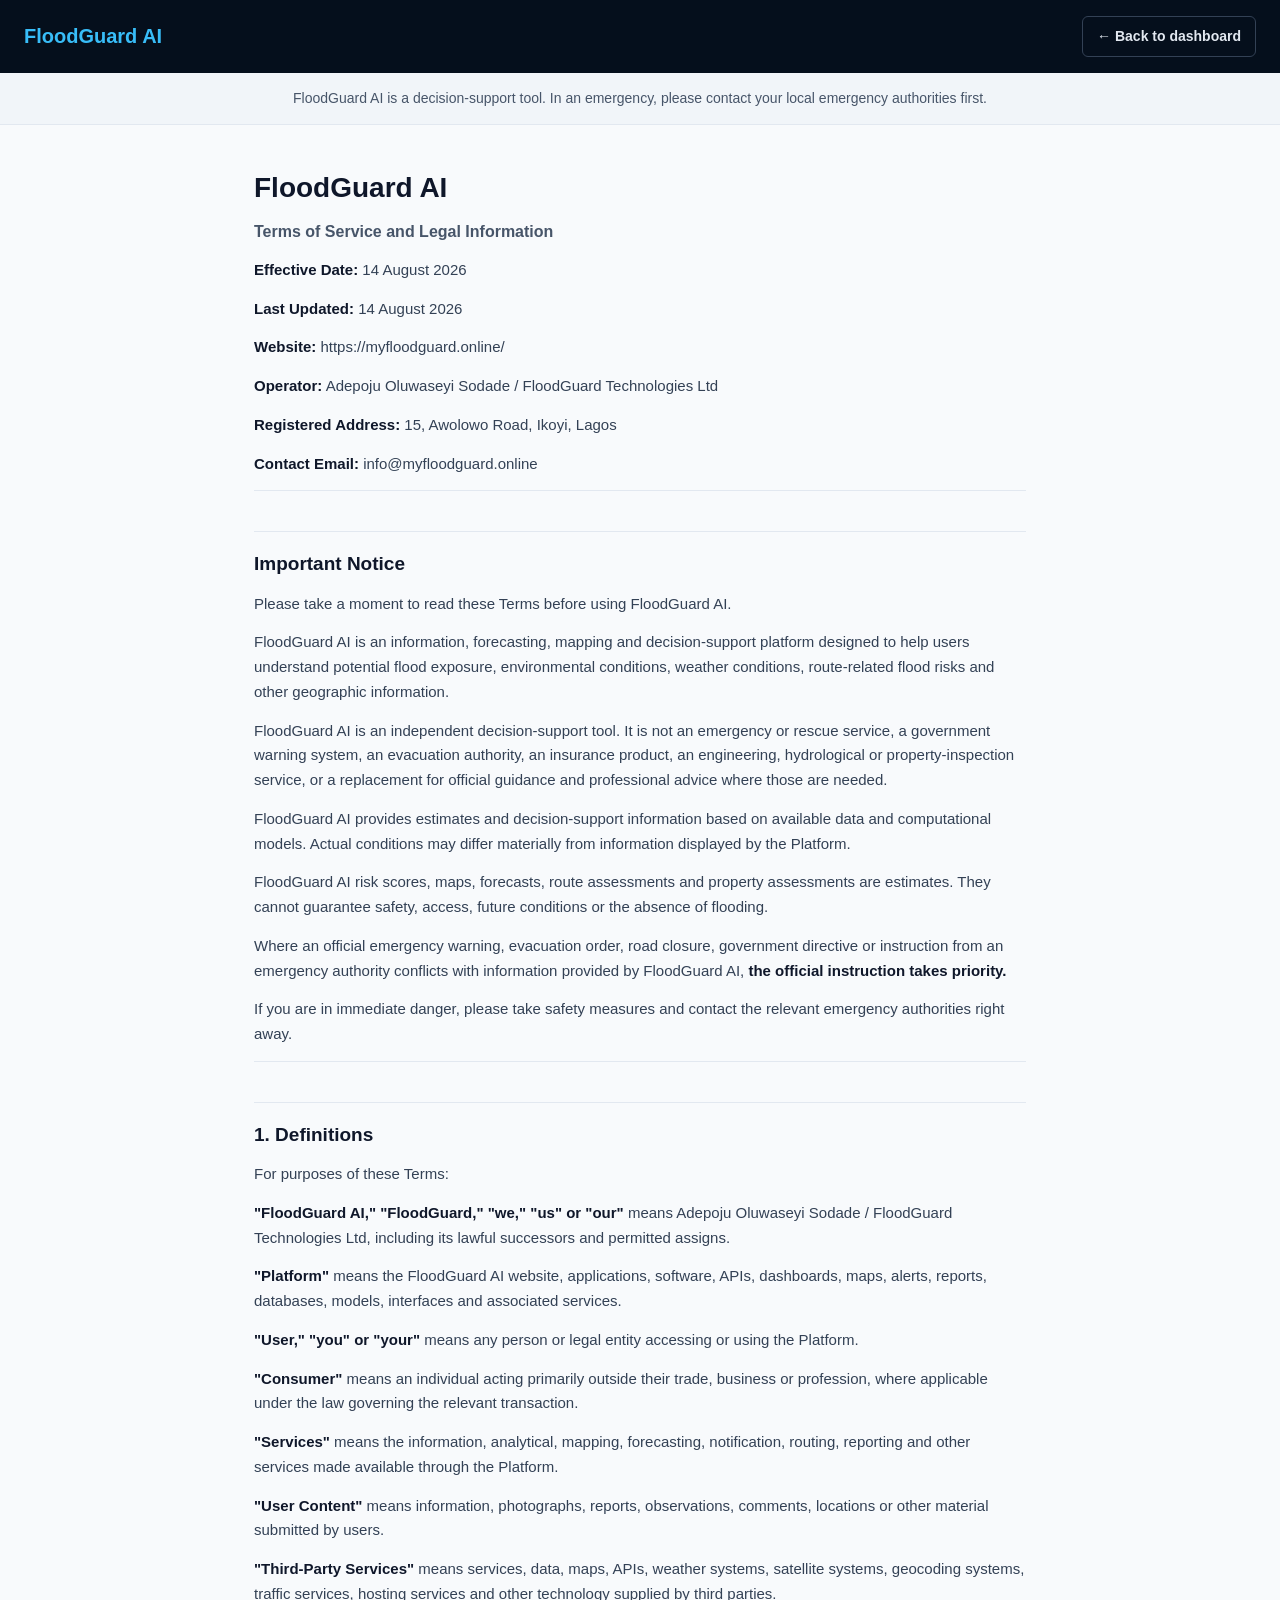
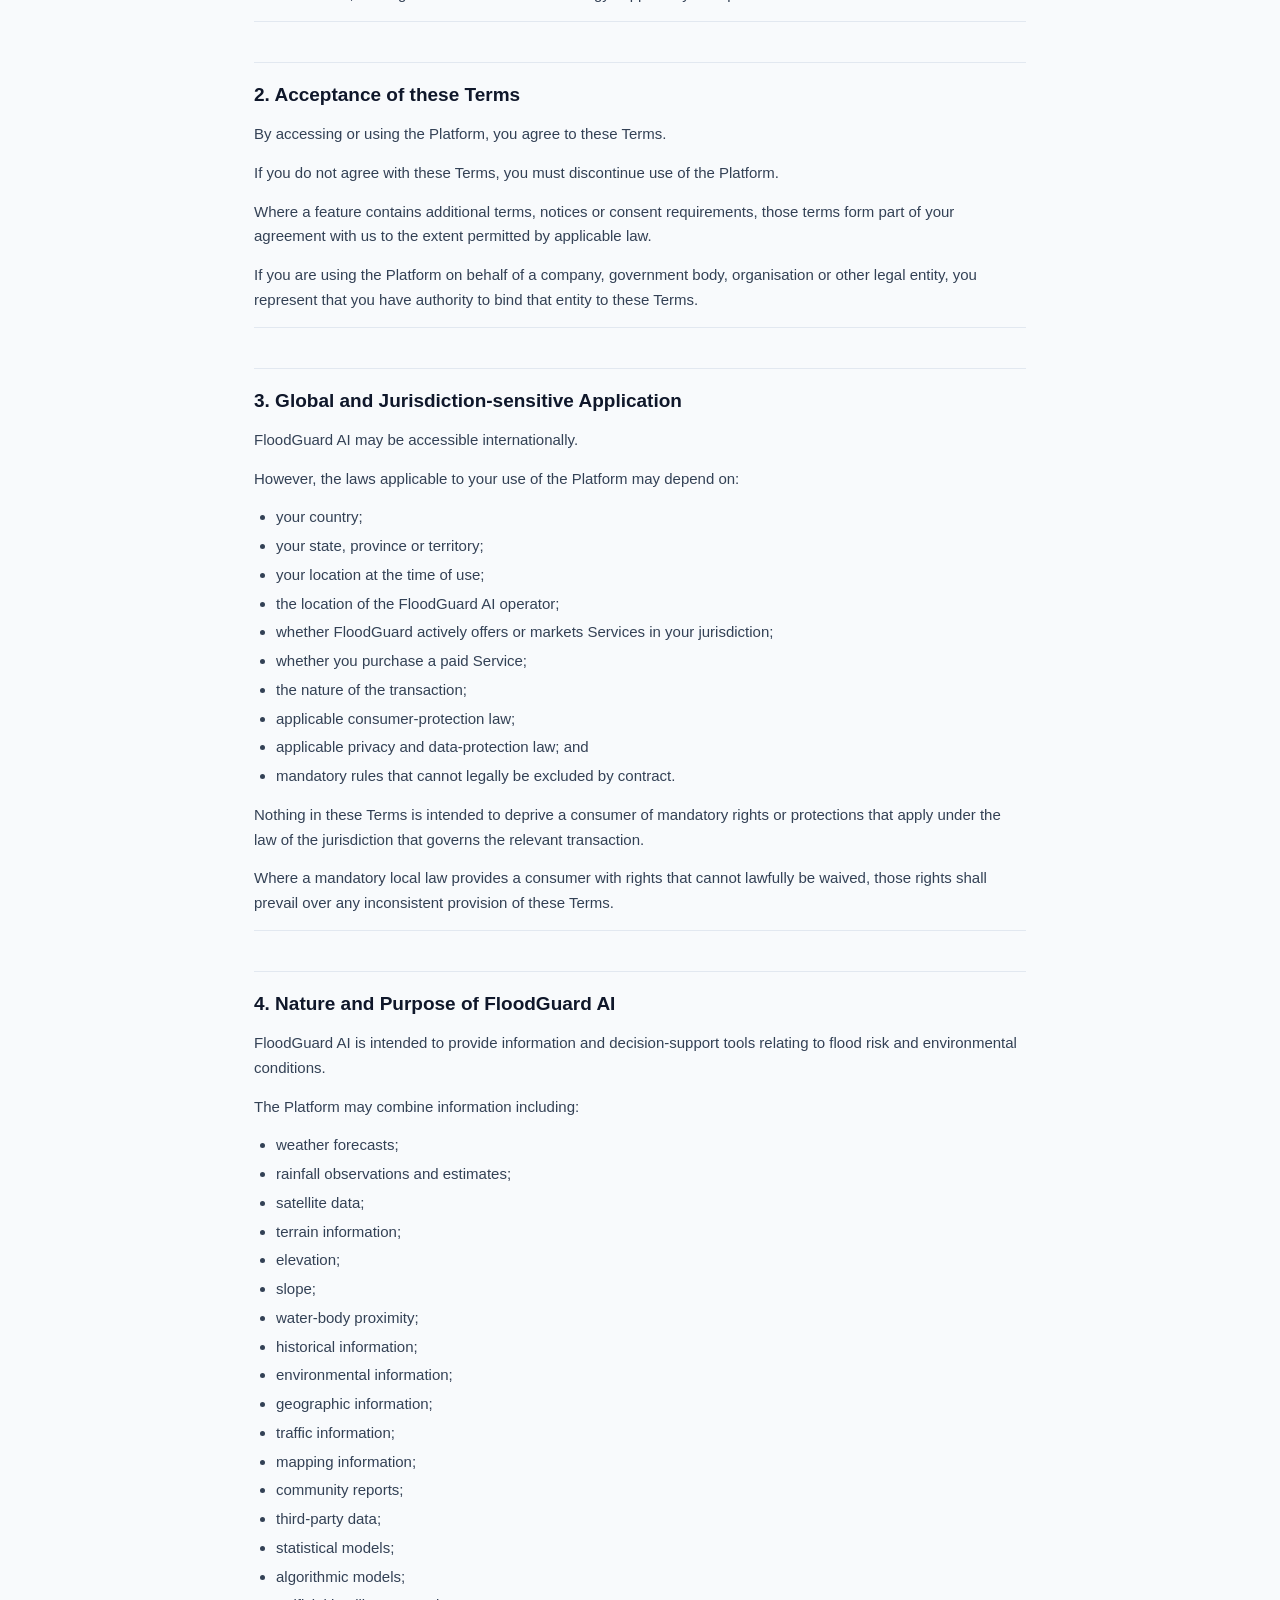
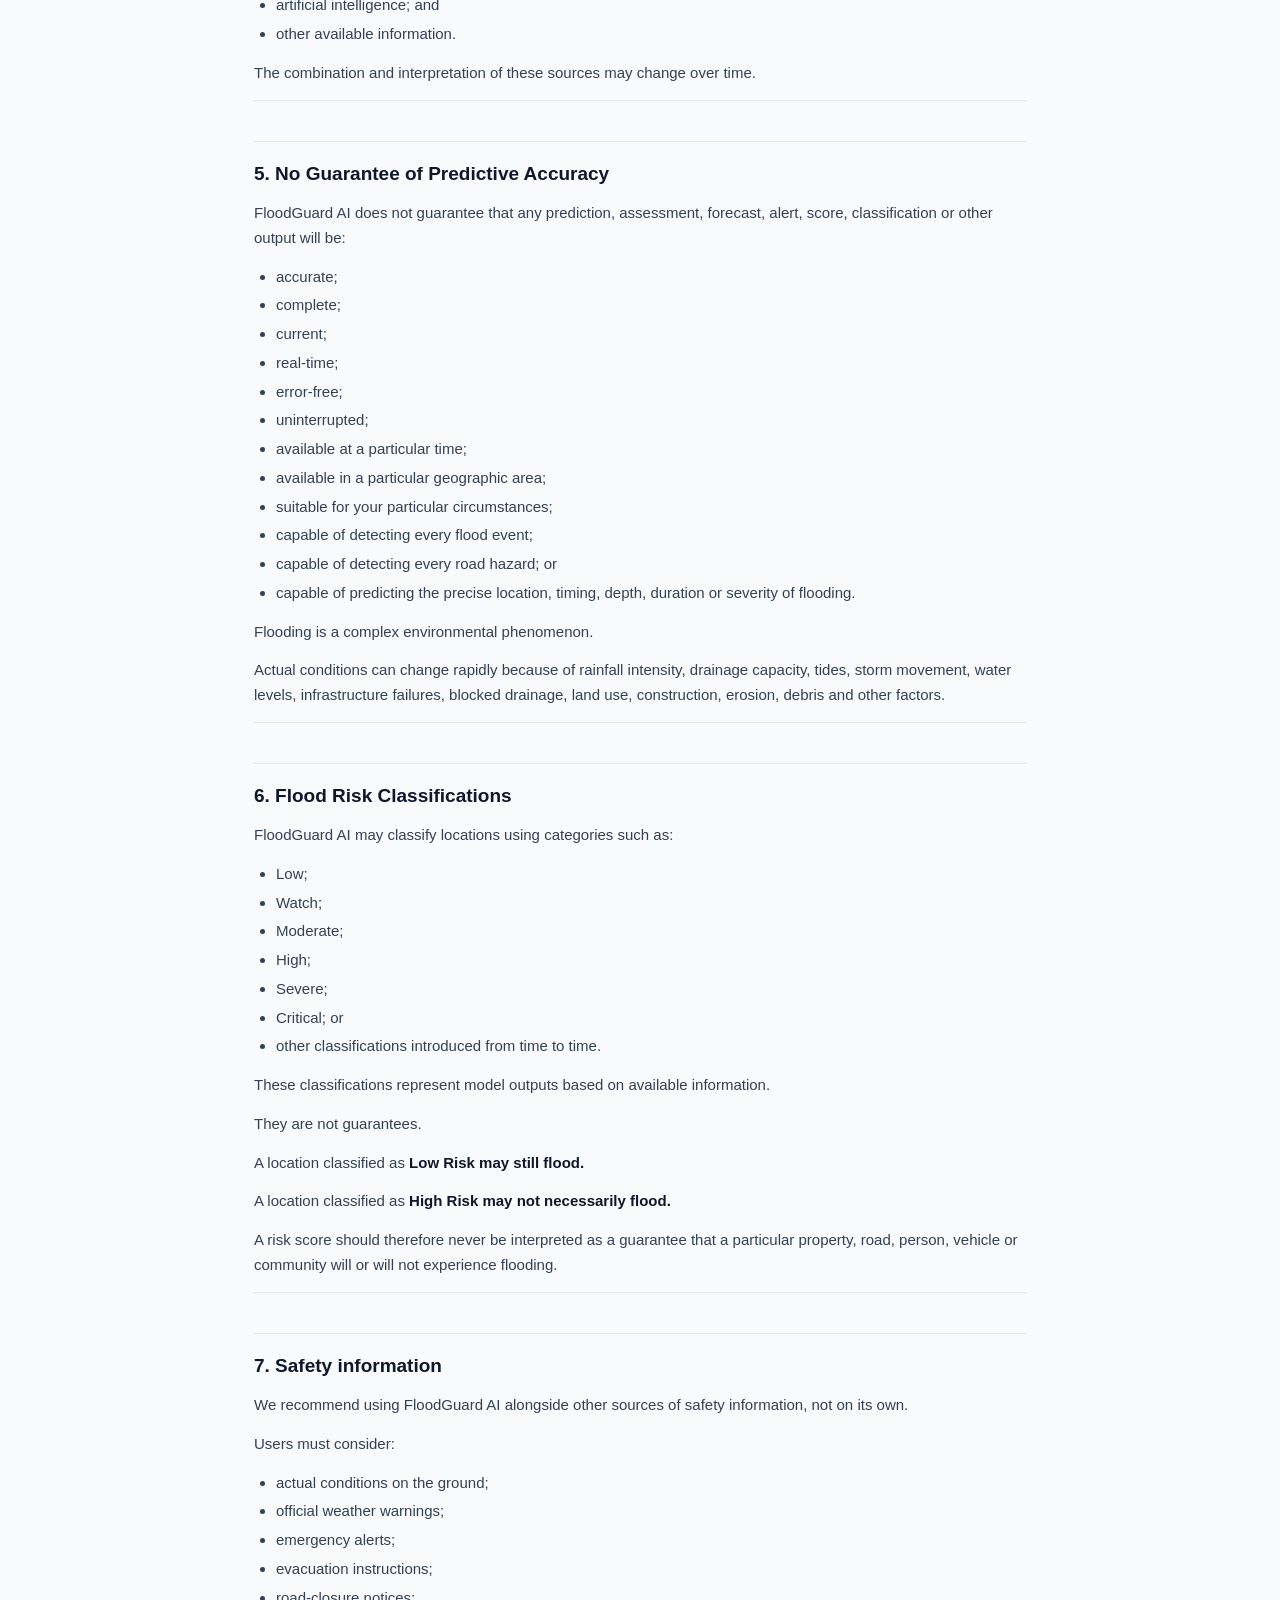
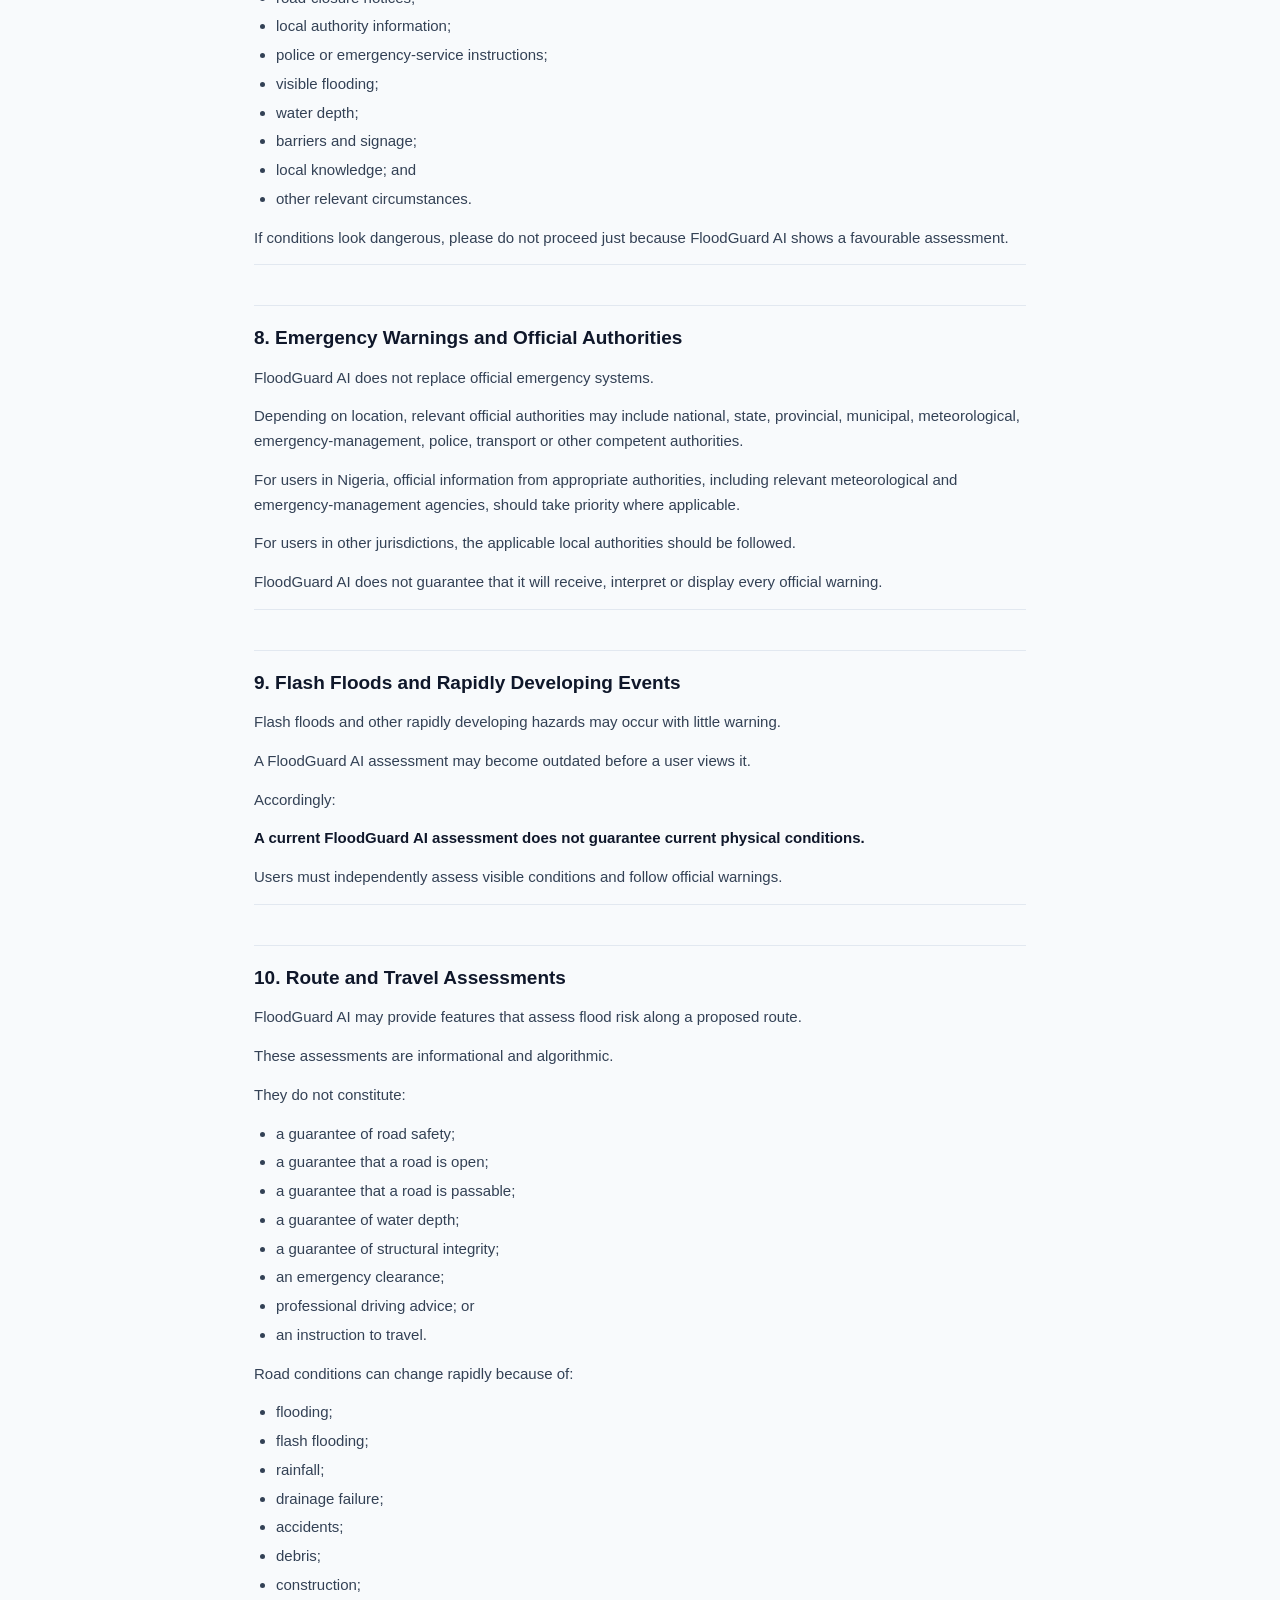
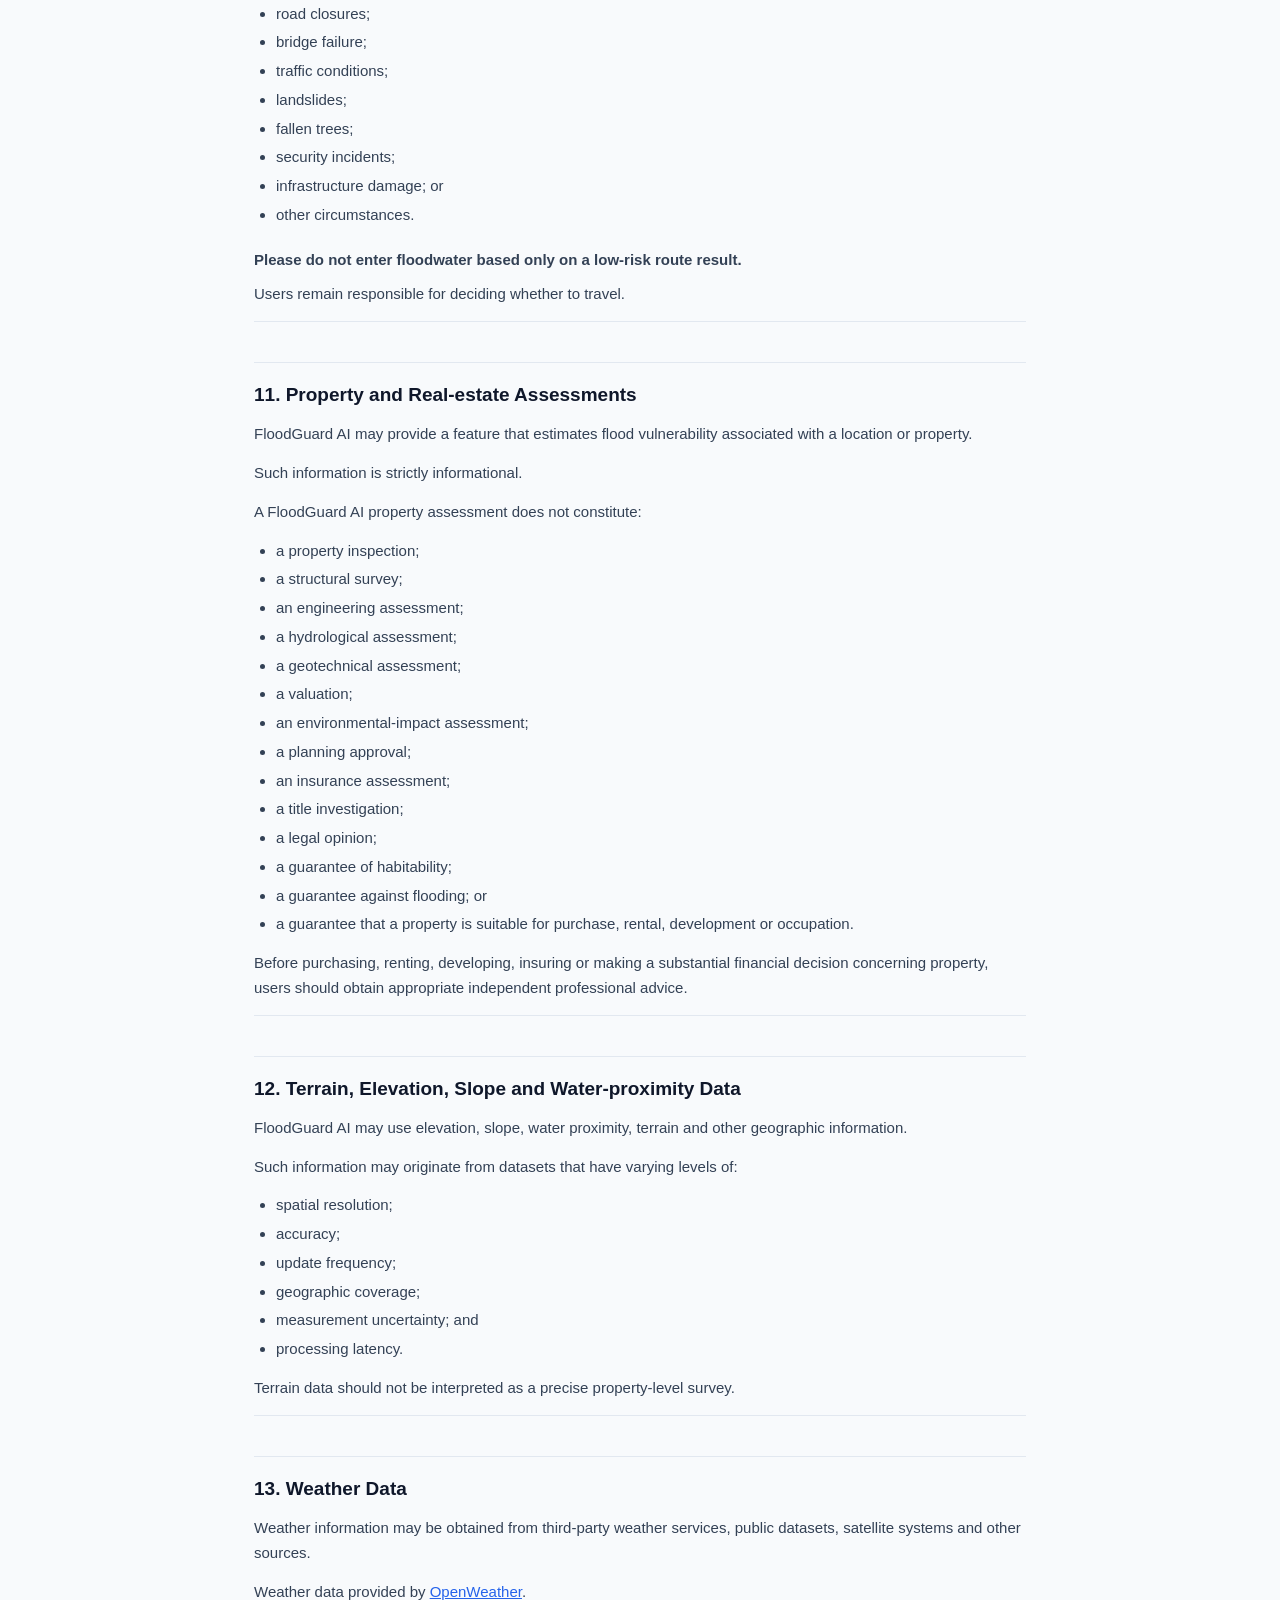
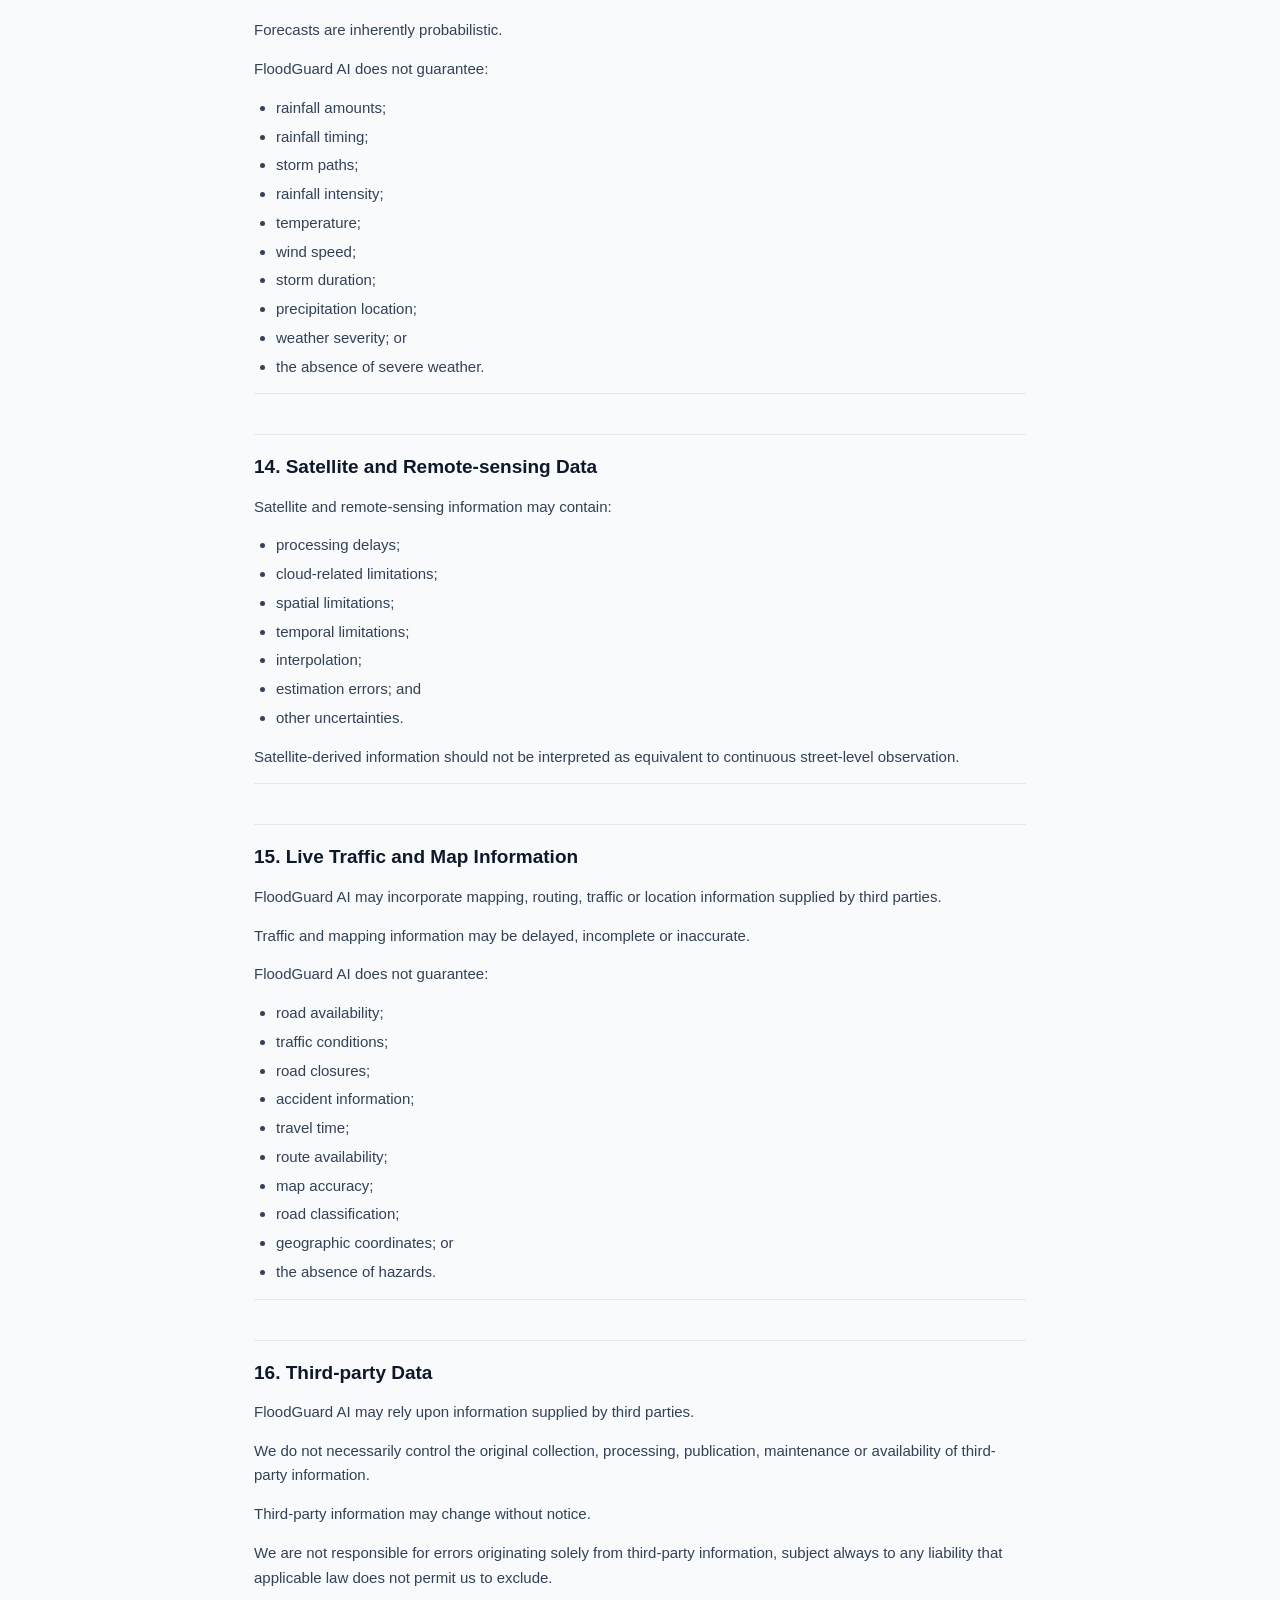
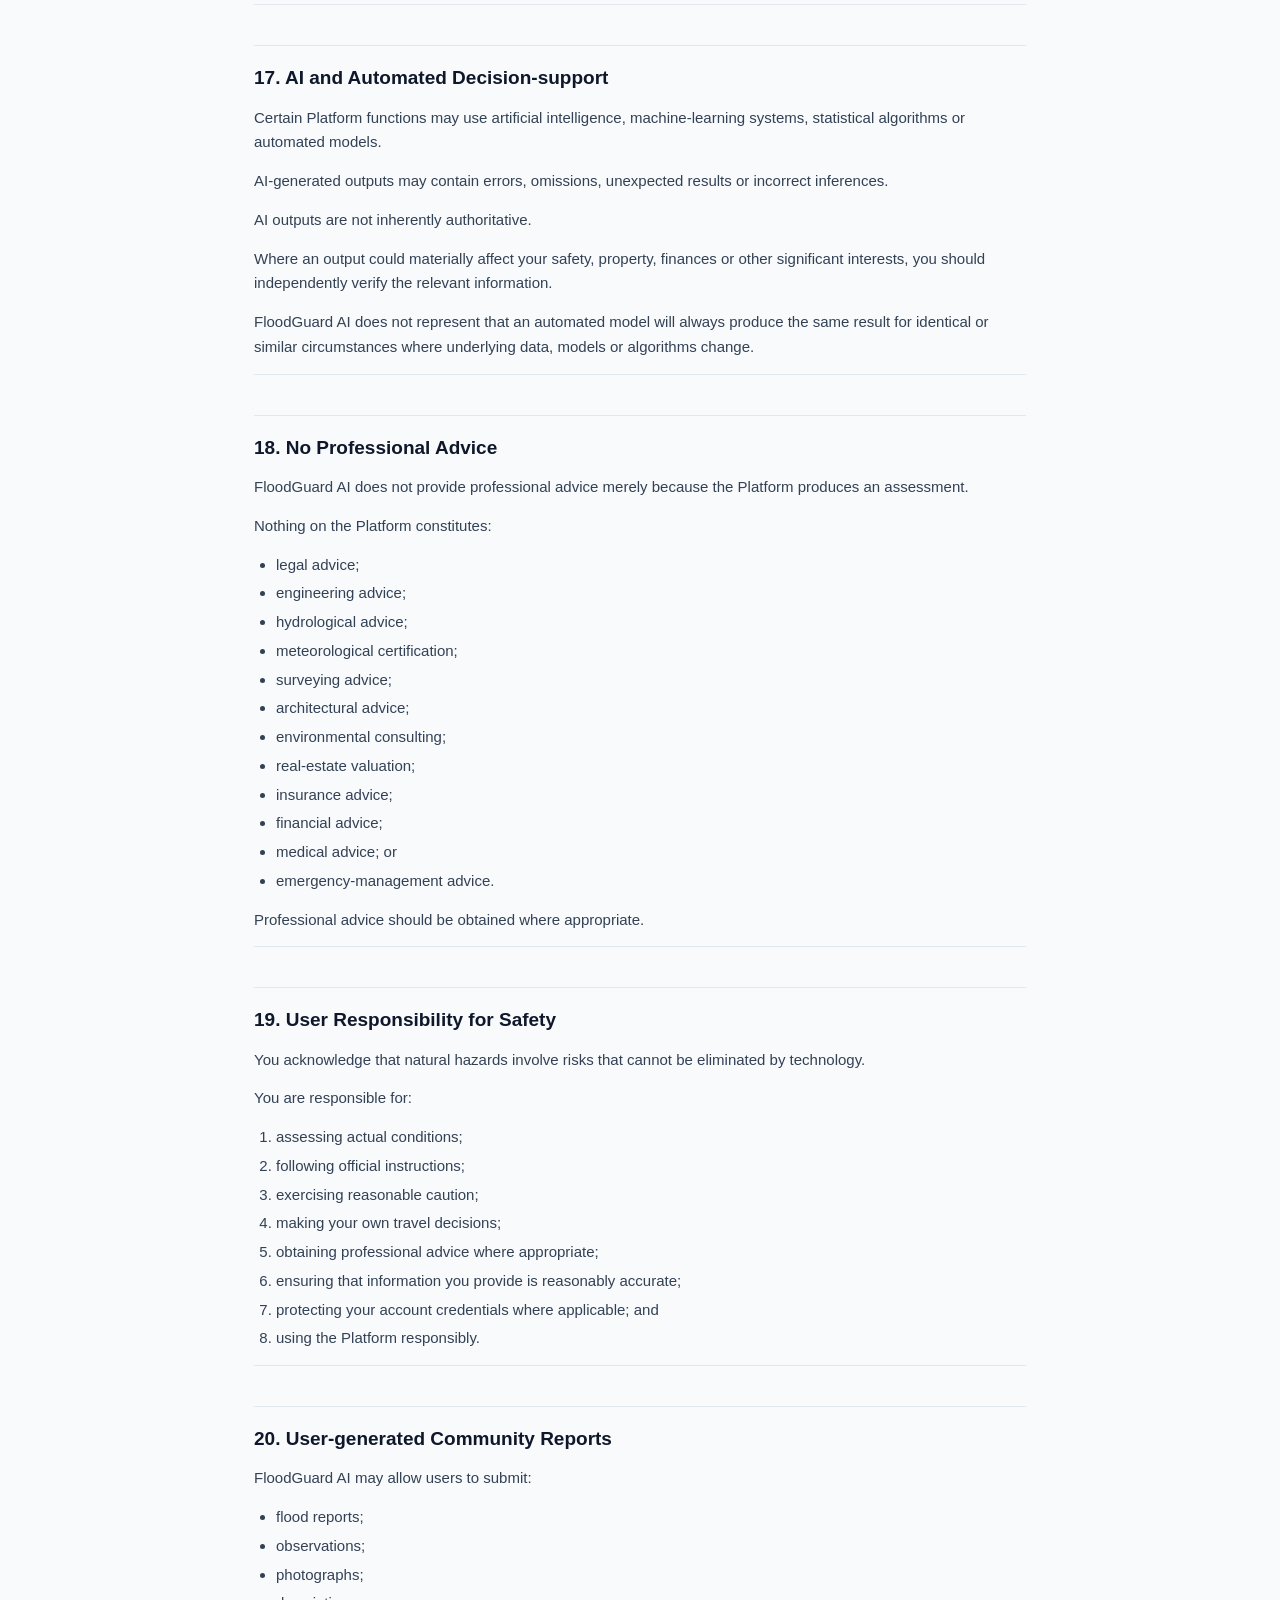
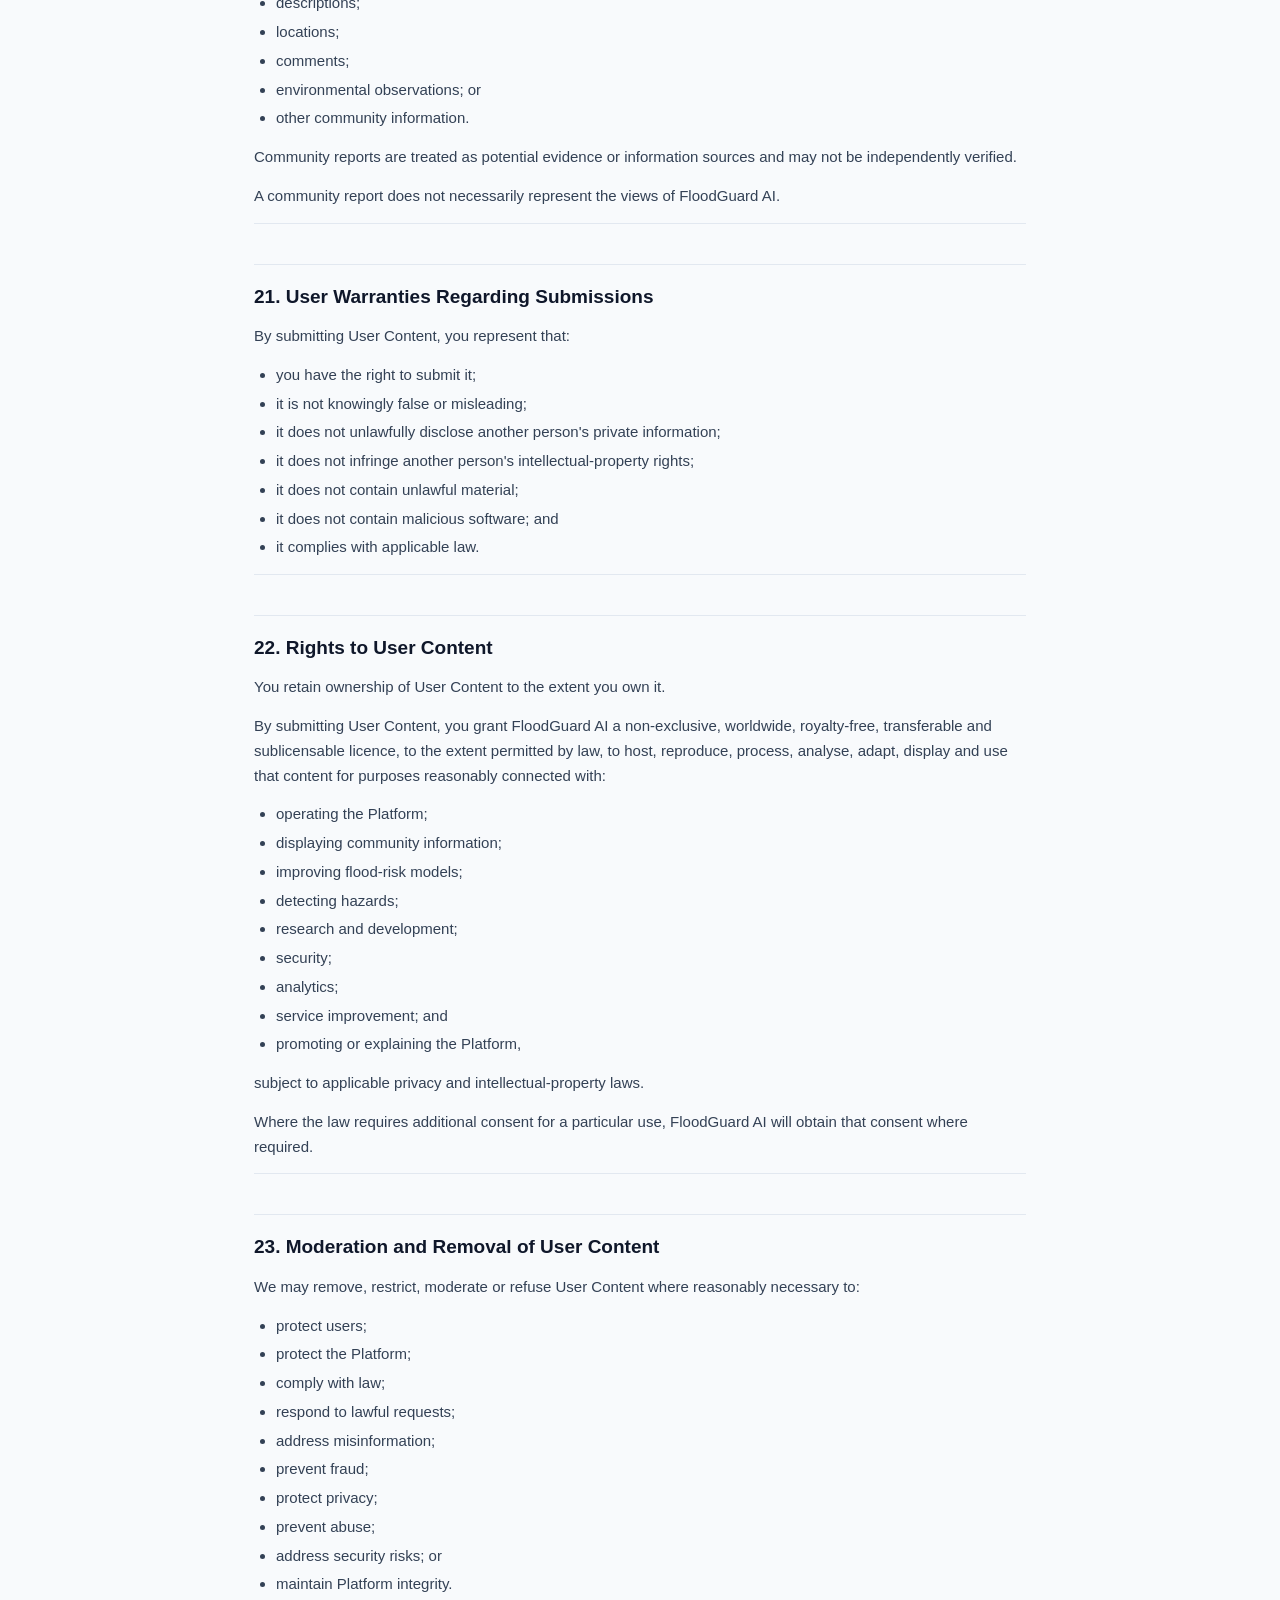
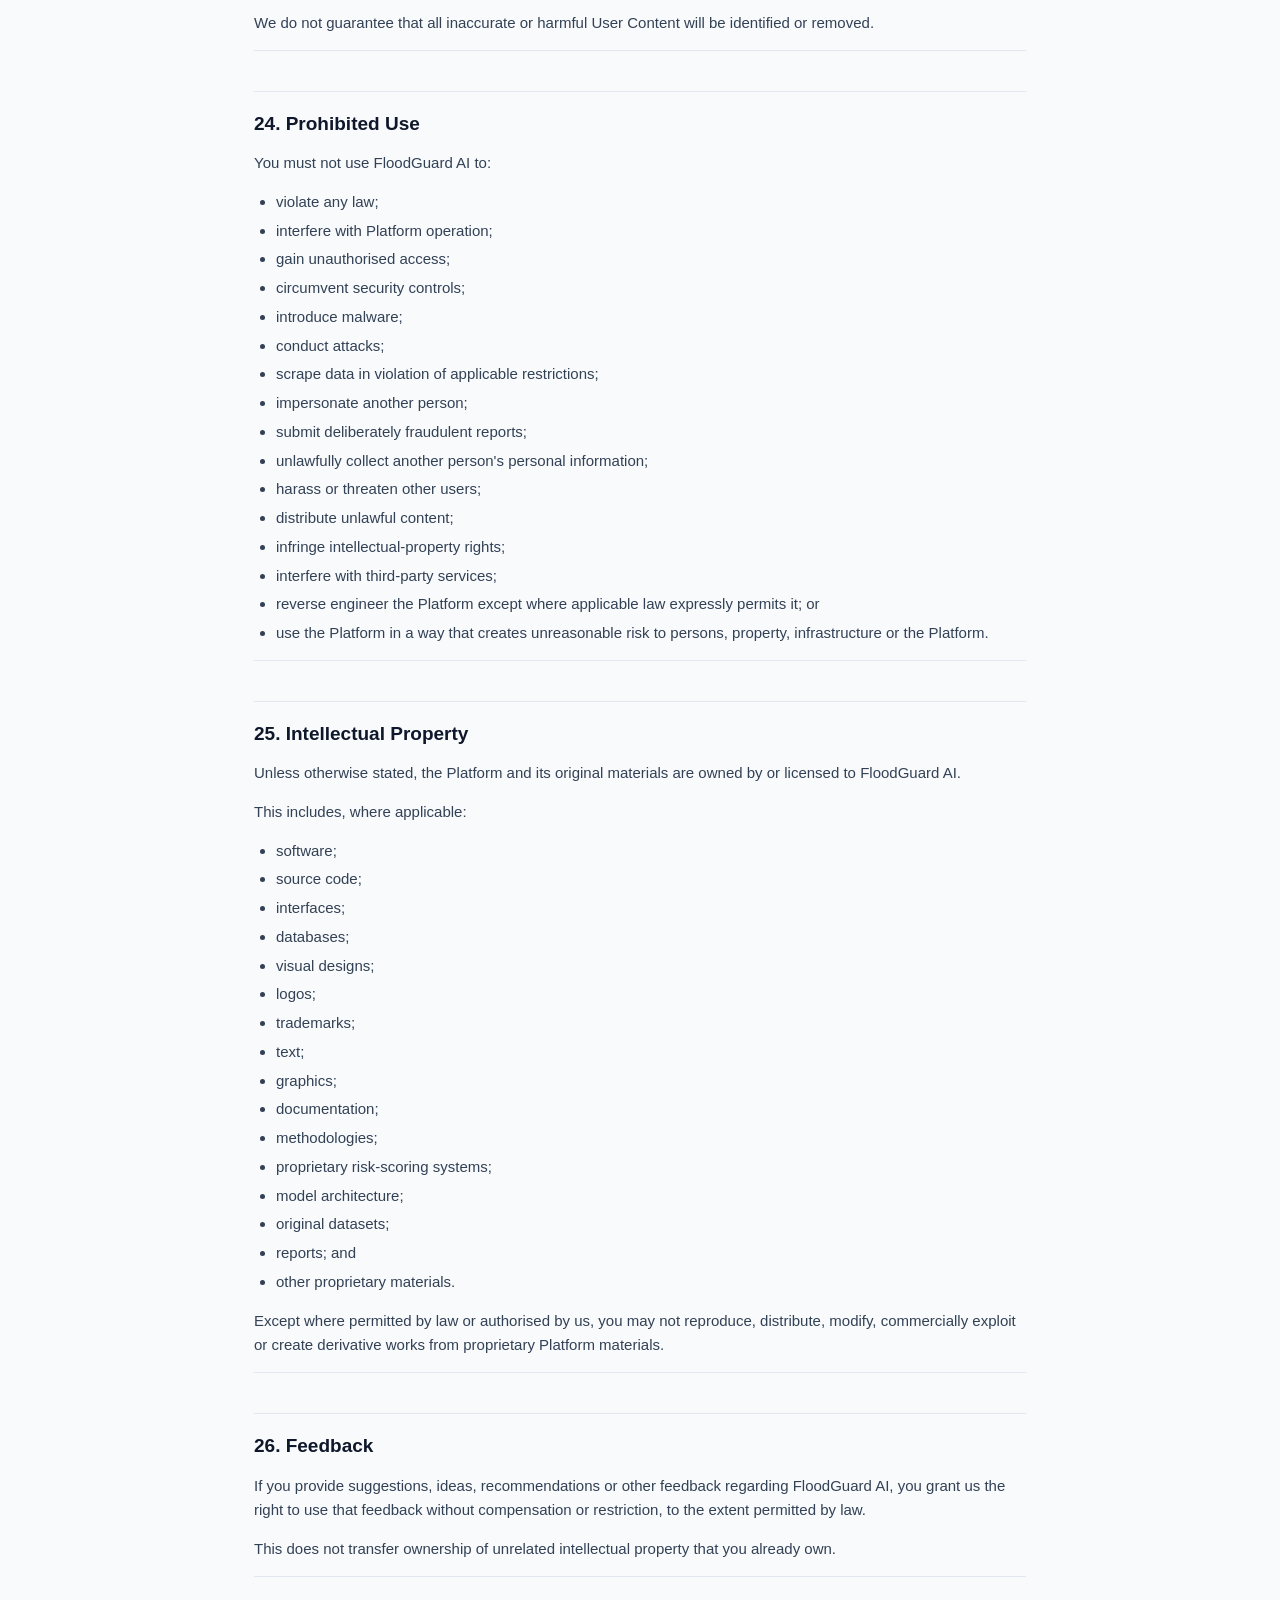
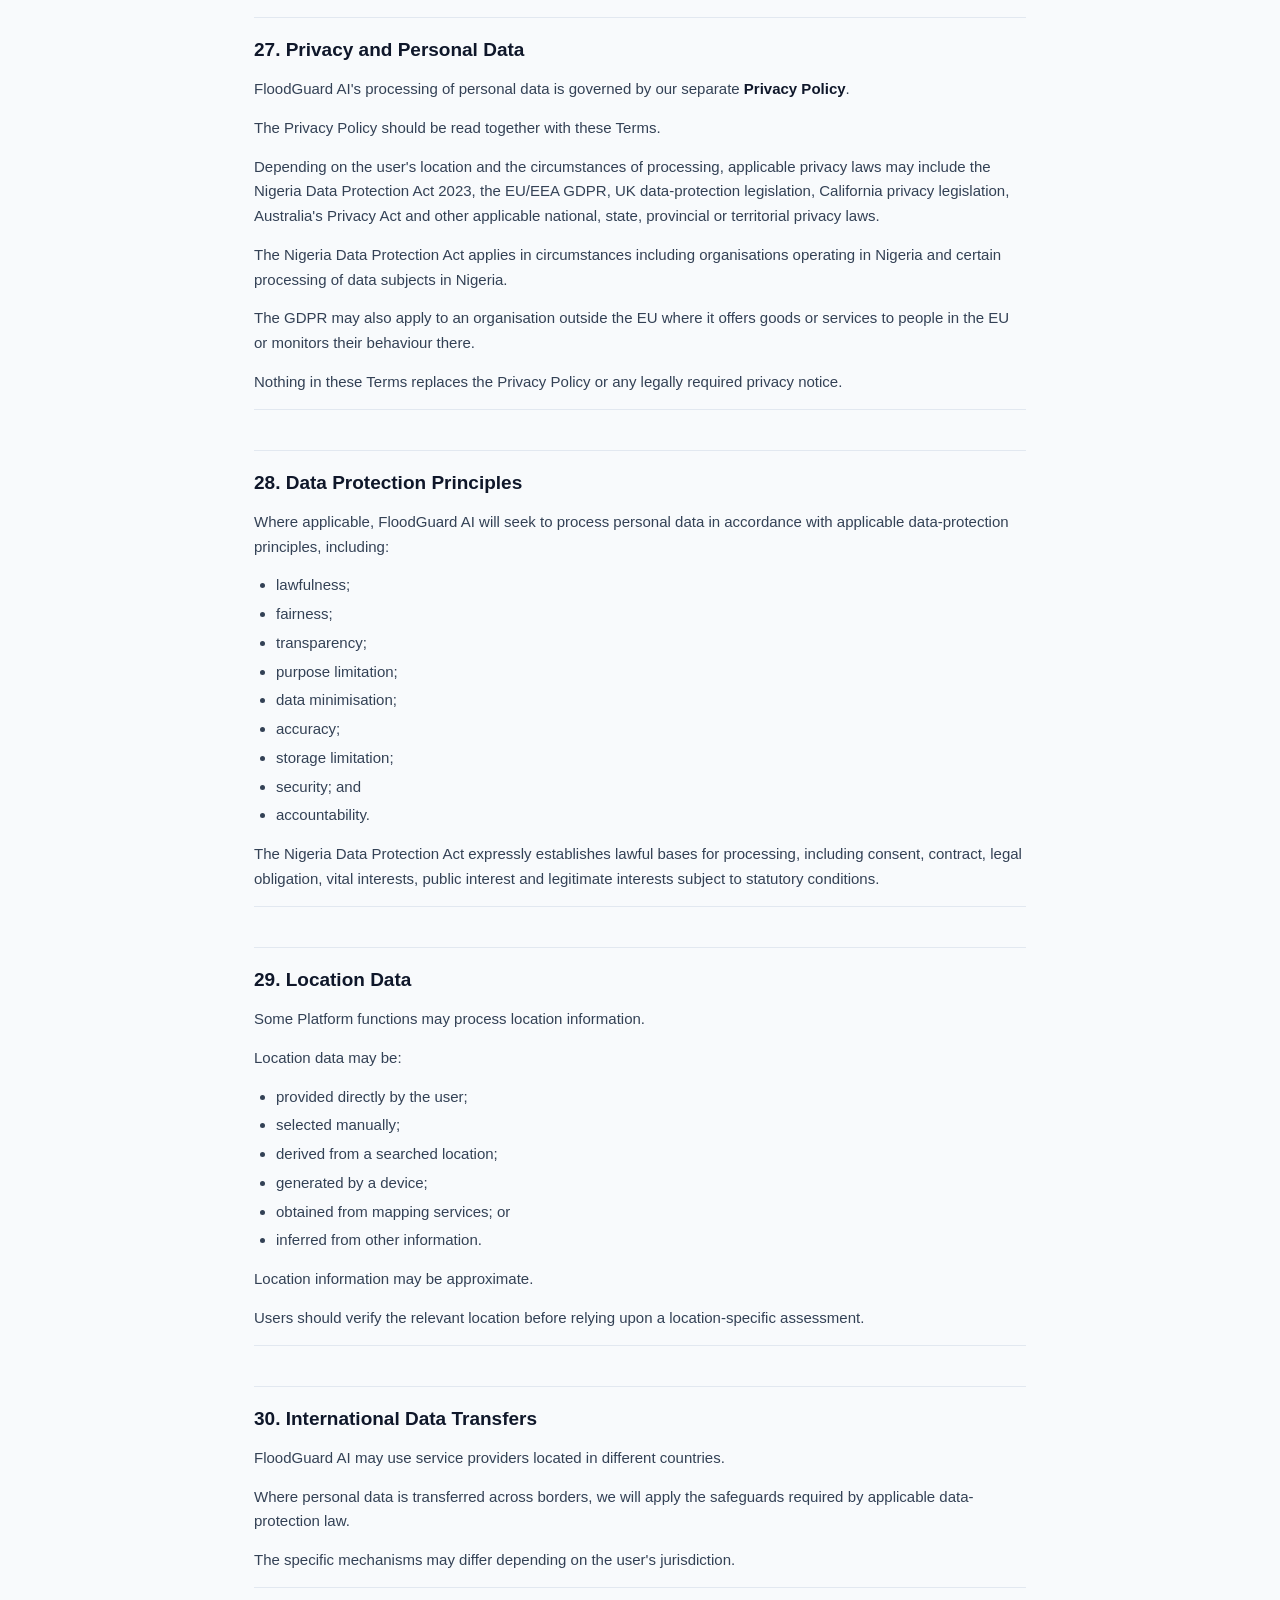
<file: templates/terms.html>
<!DOCTYPE html>
<html lang="en">
<head>
<!-- Google tag (gtag.js) -->
<script async src="https://www.googletagmanager.com/gtag/js?id=G-01VJ9PFT3T"></script>
<script>
  window.dataLayer = window.dataLayer || [];
  function gtag(){dataLayer.push(arguments);}
  gtag('js', new Date());

  gtag('config', 'G-01VJ9PFT3T');
</script>
    <meta charset="UTF-8">
    <meta name="viewport" content="width=device-width, initial-scale=1.0">
    <title>Terms of Service | FloodGuard AI</title>
    <meta name="robots" content="index, follow">
    <style>
        :root {
            color-scheme: light;
        }
        * {
            box-sizing: border-box;
        }
        body {
            margin: 0;
            font-family: -apple-system, BlinkMacSystemFont, "Segoe UI", Arial, sans-serif;
            background: #f8fafc;
            color: #1f2937;
            line-height: 1.65;
        }
        .legal-nav {
            background: #050f1c;
            padding: 16px 24px;
            display: flex;
            align-items: center;
            justify-content: space-between;
        }
        .legal-nav a.legal-logo {
            color: #38bdf8;
            font-weight: 800;
            font-size: 20px;
            text-decoration: none;
        }
        .legal-nav a.legal-home-link {
            color: #e2e8f0;
            text-decoration: none;
            font-size: 14px;
            font-weight: 600;
            border: 1px solid #334155;
            padding: 8px 14px;
            border-radius: 6px;
        }
        .legal-nav a.legal-home-link:hover {
            background: #111f33;
        }
        .legal-notice-banner {
            background: #f1f5f9;
            border-bottom: 1px solid #e2e8f0;
            color: #475569;
            padding: 14px 24px;
            font-size: 14px;
            text-align: center;
        }
        .legal-wrapper {
            max-width: 820px;
            margin: 0 auto;
            padding: 40px 24px 80px;
        }
        .legal-content h1 {
            font-size: 28px;
            margin: 0 0 6px;
            color: #0f172a;
        }
        .legal-content h2 {
            font-size: 19px;
            margin: 40px 0 12px;
            padding-top: 16px;
            border-top: 1px solid #e2e8f0;
            color: #0f172a;
        }
        .legal-content h2:first-of-type {
            border-top: none;
            padding-top: 0;
            margin-top: 8px;
            font-size: 16px;
            color: #475569;
            font-weight: 600;
        }
        .legal-content h3 {
            font-size: 15px;
            color: #334155;
            margin: 20px 0 10px;
        }
        .legal-content p {
            margin: 0 0 14px;
            font-size: 15px;
            color: #334155;
        }
        .legal-content ul, .legal-content ol {
            margin: 0 0 14px;
            padding-left: 22px;
            font-size: 15px;
            color: #334155;
        }
        .legal-content li {
            margin-bottom: 4px;
        }
        .legal-content hr {
            border: none;
            border-top: 1px solid #e2e8f0;
            margin: 8px 0;
        }
        .legal-content strong {
            color: #0f172a;
        }
        .legal-content a {
            color: #2563eb;
        }
        .legal-back-to-top {
            display: inline-block;
            margin-top: 32px;
            font-size: 14px;
            color: #2563eb;
            text-decoration: none;
        }
    </style>
</head>
<body>
    <nav class="legal-nav">
        <a class="legal-logo" href="/">FloodGuard AI</a>
        <a class="legal-home-link" href="/">&larr; Back to dashboard</a>
    </nav>
    <div class="legal-notice-banner">
        FloodGuard AI is a decision-support tool. In an emergency, please contact your local emergency authorities first.
    </div>
    <div class="legal-wrapper">
        <div class="legal-content">
<h1>FloodGuard AI</h1>
<h2>Terms of Service and Legal Information</h2>
<p><strong>Effective Date:</strong> 14 August 2026</p>
<p><strong>Last Updated:</strong> 14 August 2026</p>
<p><strong>Website:</strong> https://myfloodguard.online/</p>
<p><strong>Operator:</strong> Adepoju Oluwaseyi Sodade / FloodGuard Technologies Ltd</p>
<p><strong>Registered Address:</strong> 15, Awolowo Road, Ikoyi, Lagos</p>
<p><strong>Contact Email:</strong> info@myfloodguard.online</p>
<hr />
<h2>Important Notice</h2>
<p>Please take a moment to read these Terms before using FloodGuard AI.</p>
<p>FloodGuard AI is an information, forecasting, mapping and decision-support platform designed to help users understand potential flood exposure, environmental conditions, weather conditions, route-related flood risks and other geographic information.</p>
<p>FloodGuard AI is an independent decision-support tool. It is not an emergency or rescue service, a government warning system, an evacuation authority, an insurance product, an engineering, hydrological or property-inspection service, or a replacement for official guidance and professional advice where those are needed.</p>
<p>FloodGuard AI provides estimates and decision-support information based on available data and computational models. Actual conditions may differ materially from information displayed by the Platform.</p>
<p>FloodGuard AI risk scores, maps, forecasts, route assessments and property assessments are estimates. They cannot guarantee safety, access, future conditions or the absence of flooding.</p>
<p>Where an official emergency warning, evacuation order, road closure, government directive or instruction from an emergency authority conflicts with information provided by FloodGuard AI, <strong>the official instruction takes priority.</strong></p>
<p>If you are in immediate danger, please take safety measures and contact the relevant emergency authorities right away.</p>
<hr />
<h2>1. Definitions</h2>
<p>For purposes of these Terms:</p>
<p><strong>"FloodGuard AI," "FloodGuard," "we," "us" or "our"</strong> means Adepoju Oluwaseyi Sodade / FloodGuard Technologies Ltd, including its lawful successors and permitted assigns.</p>
<p><strong>"Platform"</strong> means the FloodGuard AI website, applications, software, APIs, dashboards, maps, alerts, reports, databases, models, interfaces and associated services.</p>
<p><strong>"User," "you" or "your"</strong> means any person or legal entity accessing or using the Platform.</p>
<p><strong>"Consumer"</strong> means an individual acting primarily outside their trade, business or profession, where applicable under the law governing the relevant transaction.</p>
<p><strong>"Services"</strong> means the information, analytical, mapping, forecasting, notification, routing, reporting and other services made available through the Platform.</p>
<p><strong>"User Content"</strong> means information, photographs, reports, observations, comments, locations or other material submitted by users.</p>
<p><strong>"Third-Party Services"</strong> means services, data, maps, APIs, weather systems, satellite systems, geocoding systems, traffic services, hosting services and other technology supplied by third parties.</p>
<hr />
<h2>2. Acceptance of these Terms</h2>
<p>By accessing or using the Platform, you agree to these Terms.</p>
<p>If you do not agree with these Terms, you must discontinue use of the Platform.</p>
<p>Where a feature contains additional terms, notices or consent requirements, those terms form part of your agreement with us to the extent permitted by applicable law.</p>
<p>If you are using the Platform on behalf of a company, government body, organisation or other legal entity, you represent that you have authority to bind that entity to these Terms.</p>
<hr />
<h2>3. Global and Jurisdiction-sensitive Application</h2>
<p>FloodGuard AI may be accessible internationally.</p>
<p>However, the laws applicable to your use of the Platform may depend on:</p>
<ul>
<li>your country;</li>
<li>your state, province or territory;</li>
<li>your location at the time of use;</li>
<li>the location of the FloodGuard AI operator;</li>
<li>whether FloodGuard actively offers or markets Services in your jurisdiction;</li>
<li>whether you purchase a paid Service;</li>
<li>the nature of the transaction;</li>
<li>applicable consumer-protection law;</li>
<li>applicable privacy and data-protection law; and</li>
<li>mandatory rules that cannot legally be excluded by contract.</li>
</ul>
<p>Nothing in these Terms is intended to deprive a consumer of mandatory rights or protections that apply under the law of the jurisdiction that governs the relevant transaction.</p>
<p>Where a mandatory local law provides a consumer with rights that cannot lawfully be waived, those rights shall prevail over any inconsistent provision of these Terms.</p>
<hr />
<h2>4. Nature and Purpose of FloodGuard AI</h2>
<p>FloodGuard AI is intended to provide information and decision-support tools relating to flood risk and environmental conditions.</p>
<p>The Platform may combine information including:</p>
<ul>
<li>weather forecasts;</li>
<li>rainfall observations and estimates;</li>
<li>satellite data;</li>
<li>terrain information;</li>
<li>elevation;</li>
<li>slope;</li>
<li>water-body proximity;</li>
<li>historical information;</li>
<li>environmental information;</li>
<li>geographic information;</li>
<li>traffic information;</li>
<li>mapping information;</li>
<li>community reports;</li>
<li>third-party data;</li>
<li>statistical models;</li>
<li>algorithmic models;</li>
<li>artificial intelligence; and</li>
<li>other available information.</li>
</ul>
<p>The combination and interpretation of these sources may change over time.</p>
<hr />
<h2>5. No Guarantee of Predictive Accuracy</h2>
<p>FloodGuard AI does not guarantee that any prediction, assessment, forecast, alert, score, classification or other output will be:</p>
<ul>
<li>accurate;</li>
<li>complete;</li>
<li>current;</li>
<li>real-time;</li>
<li>error-free;</li>
<li>uninterrupted;</li>
<li>available at a particular time;</li>
<li>available in a particular geographic area;</li>
<li>suitable for your particular circumstances;</li>
<li>capable of detecting every flood event;</li>
<li>capable of detecting every road hazard; or</li>
<li>capable of predicting the precise location, timing, depth, duration or severity of flooding.</li>
</ul>
<p>Flooding is a complex environmental phenomenon.</p>
<p>Actual conditions can change rapidly because of rainfall intensity, drainage capacity, tides, storm movement, water levels, infrastructure failures, blocked drainage, land use, construction, erosion, debris and other factors.</p>
<hr />
<h2>6. Flood Risk Classifications</h2>
<p>FloodGuard AI may classify locations using categories such as:</p>
<ul>
<li>Low;</li>
<li>Watch;</li>
<li>Moderate;</li>
<li>High;</li>
<li>Severe;</li>
<li>Critical; or</li>
<li>other classifications introduced from time to time.</li>
</ul>
<p>These classifications represent model outputs based on available information.</p>
<p>They are not guarantees.</p>
<p>A location classified as <strong>Low Risk may still flood.</strong></p>
<p>A location classified as <strong>High Risk may not necessarily flood.</strong></p>
<p>A risk score should therefore never be interpreted as a guarantee that a particular property, road, person, vehicle or community will or will not experience flooding.</p>
<hr />
<h2>7. Safety information</h2>
<p>We recommend using FloodGuard AI alongside other sources of safety information, not on its own.</p>
<p>Users must consider:</p>
<ul>
<li>actual conditions on the ground;</li>
<li>official weather warnings;</li>
<li>emergency alerts;</li>
<li>evacuation instructions;</li>
<li>road-closure notices;</li>
<li>local authority information;</li>
<li>police or emergency-service instructions;</li>
<li>visible flooding;</li>
<li>water depth;</li>
<li>barriers and signage;</li>
<li>local knowledge; and</li>
<li>other relevant circumstances.</li>
</ul>
<p>If conditions look dangerous, please do not proceed just because FloodGuard AI shows a favourable assessment.</p>
<hr />
<h2>8. Emergency Warnings and Official Authorities</h2>
<p>FloodGuard AI does not replace official emergency systems.</p>
<p>Depending on location, relevant official authorities may include national, state, provincial, municipal, meteorological, emergency-management, police, transport or other competent authorities.</p>
<p>For users in Nigeria, official information from appropriate authorities, including relevant meteorological and emergency-management agencies, should take priority where applicable.</p>
<p>For users in other jurisdictions, the applicable local authorities should be followed.</p>
<p>FloodGuard AI does not guarantee that it will receive, interpret or display every official warning.</p>
<hr />
<h2>9. Flash Floods and Rapidly Developing Events</h2>
<p>Flash floods and other rapidly developing hazards may occur with little warning.</p>
<p>A FloodGuard AI assessment may become outdated before a user views it.</p>
<p>Accordingly:</p>
<p><strong>A current FloodGuard AI assessment does not guarantee current physical conditions.</strong></p>
<p>Users must independently assess visible conditions and follow official warnings.</p>
<hr />
<h2>10. Route and Travel Assessments</h2>
<p>FloodGuard AI may provide features that assess flood risk along a proposed route.</p>
<p>These assessments are informational and algorithmic.</p>
<p>They do not constitute:</p>
<ul>
<li>a guarantee of road safety;</li>
<li>a guarantee that a road is open;</li>
<li>a guarantee that a road is passable;</li>
<li>a guarantee of water depth;</li>
<li>a guarantee of structural integrity;</li>
<li>an emergency clearance;</li>
<li>professional driving advice; or</li>
<li>an instruction to travel.</li>
</ul>
<p>Road conditions can change rapidly because of:</p>
<ul>
<li>flooding;</li>
<li>flash flooding;</li>
<li>rainfall;</li>
<li>drainage failure;</li>
<li>accidents;</li>
<li>debris;</li>
<li>construction;</li>
<li>road closures;</li>
<li>bridge failure;</li>
<li>traffic conditions;</li>
<li>landslides;</li>
<li>fallen trees;</li>
<li>security incidents;</li>
<li>infrastructure damage; or</li>
<li>other circumstances.</li>
</ul>
<h3>Please do not enter floodwater based only on a low-risk route result.</h3>
<p>Users remain responsible for deciding whether to travel.</p>
<hr />
<h2>11. Property and Real-estate Assessments</h2>
<p>FloodGuard AI may provide a feature that estimates flood vulnerability associated with a location or property.</p>
<p>Such information is strictly informational.</p>
<p>A FloodGuard AI property assessment does not constitute:</p>
<ul>
<li>a property inspection;</li>
<li>a structural survey;</li>
<li>an engineering assessment;</li>
<li>a hydrological assessment;</li>
<li>a geotechnical assessment;</li>
<li>a valuation;</li>
<li>an environmental-impact assessment;</li>
<li>a planning approval;</li>
<li>an insurance assessment;</li>
<li>a title investigation;</li>
<li>a legal opinion;</li>
<li>a guarantee of habitability;</li>
<li>a guarantee against flooding; or</li>
<li>a guarantee that a property is suitable for purchase, rental, development or occupation.</li>
</ul>
<p>Before purchasing, renting, developing, insuring or making a substantial financial decision concerning property, users should obtain appropriate independent professional advice.</p>
<hr />
<h2>12. Terrain, Elevation, Slope and Water-proximity Data</h2>
<p>FloodGuard AI may use elevation, slope, water proximity, terrain and other geographic information.</p>
<p>Such information may originate from datasets that have varying levels of:</p>
<ul>
<li>spatial resolution;</li>
<li>accuracy;</li>
<li>update frequency;</li>
<li>geographic coverage;</li>
<li>measurement uncertainty; and</li>
<li>processing latency.</li>
</ul>
<p>Terrain data should not be interpreted as a precise property-level survey.</p>
<hr />
<h2>13. Weather Data</h2>
<p>Weather information may be obtained from third-party weather services, public datasets, satellite systems and other sources.</p>
<p>Weather data provided by <a href="https://openweathermap.org" target="_blank" rel="noopener">OpenWeather</a>.</p>
<p>Forecasts are inherently probabilistic.</p>
<p>FloodGuard AI does not guarantee:</p>
<ul>
<li>rainfall amounts;</li>
<li>rainfall timing;</li>
<li>storm paths;</li>
<li>rainfall intensity;</li>
<li>temperature;</li>
<li>wind speed;</li>
<li>storm duration;</li>
<li>precipitation location;</li>
<li>weather severity; or</li>
<li>the absence of severe weather.</li>
</ul>
<hr />
<h2>14. Satellite and Remote-sensing Data</h2>
<p>Satellite and remote-sensing information may contain:</p>
<ul>
<li>processing delays;</li>
<li>cloud-related limitations;</li>
<li>spatial limitations;</li>
<li>temporal limitations;</li>
<li>interpolation;</li>
<li>estimation errors; and</li>
<li>other uncertainties.</li>
</ul>
<p>Satellite-derived information should not be interpreted as equivalent to continuous street-level observation.</p>
<hr />
<h2>15. Live Traffic and Map Information</h2>
<p>FloodGuard AI may incorporate mapping, routing, traffic or location information supplied by third parties.</p>
<p>Traffic and mapping information may be delayed, incomplete or inaccurate.</p>
<p>FloodGuard AI does not guarantee:</p>
<ul>
<li>road availability;</li>
<li>traffic conditions;</li>
<li>road closures;</li>
<li>accident information;</li>
<li>travel time;</li>
<li>route availability;</li>
<li>map accuracy;</li>
<li>road classification;</li>
<li>geographic coordinates; or</li>
<li>the absence of hazards.</li>
</ul>
<hr />
<h2>16. Third-party Data</h2>
<p>FloodGuard AI may rely upon information supplied by third parties.</p>
<p>We do not necessarily control the original collection, processing, publication, maintenance or availability of third-party information.</p>
<p>Third-party information may change without notice.</p>
<p>We are not responsible for errors originating solely from third-party information, subject always to any liability that applicable law does not permit us to exclude.</p>
<hr />
<h2>17. AI and Automated Decision-support</h2>
<p>Certain Platform functions may use artificial intelligence, machine-learning systems, statistical algorithms or automated models.</p>
<p>AI-generated outputs may contain errors, omissions, unexpected results or incorrect inferences.</p>
<p>AI outputs are not inherently authoritative.</p>
<p>Where an output could materially affect your safety, property, finances or other significant interests, you should independently verify the relevant information.</p>
<p>FloodGuard AI does not represent that an automated model will always produce the same result for identical or similar circumstances where underlying data, models or algorithms change.</p>
<hr />
<h2>18. No Professional Advice</h2>
<p>FloodGuard AI does not provide professional advice merely because the Platform produces an assessment.</p>
<p>Nothing on the Platform constitutes:</p>
<ul>
<li>legal advice;</li>
<li>engineering advice;</li>
<li>hydrological advice;</li>
<li>meteorological certification;</li>
<li>surveying advice;</li>
<li>architectural advice;</li>
<li>environmental consulting;</li>
<li>real-estate valuation;</li>
<li>insurance advice;</li>
<li>financial advice;</li>
<li>medical advice; or</li>
<li>emergency-management advice.</li>
</ul>
<p>Professional advice should be obtained where appropriate.</p>
<hr />
<h2>19. User Responsibility for Safety</h2>
<p>You acknowledge that natural hazards involve risks that cannot be eliminated by technology.</p>
<p>You are responsible for:</p>
<ol>
<li>assessing actual conditions;</li>
<li>following official instructions;</li>
<li>exercising reasonable caution;</li>
<li>making your own travel decisions;</li>
<li>obtaining professional advice where appropriate;</li>
<li>ensuring that information you provide is reasonably accurate;</li>
<li>protecting your account credentials where applicable; and</li>
<li>using the Platform responsibly.</li>
</ol>
<hr />
<h2>20. User-generated Community Reports</h2>
<p>FloodGuard AI may allow users to submit:</p>
<ul>
<li>flood reports;</li>
<li>observations;</li>
<li>photographs;</li>
<li>descriptions;</li>
<li>locations;</li>
<li>comments;</li>
<li>environmental observations; or</li>
<li>other community information.</li>
</ul>
<p>Community reports are treated as potential evidence or information sources and may not be independently verified.</p>
<p>A community report does not necessarily represent the views of FloodGuard AI.</p>
<hr />
<h2>21. User Warranties Regarding Submissions</h2>
<p>By submitting User Content, you represent that:</p>
<ul>
<li>you have the right to submit it;</li>
<li>it is not knowingly false or misleading;</li>
<li>it does not unlawfully disclose another person's private information;</li>
<li>it does not infringe another person's intellectual-property rights;</li>
<li>it does not contain unlawful material;</li>
<li>it does not contain malicious software; and</li>
<li>it complies with applicable law.</li>
</ul>
<hr />
<h2>22. Rights to User Content</h2>
<p>You retain ownership of User Content to the extent you own it.</p>
<p>By submitting User Content, you grant FloodGuard AI a non-exclusive, worldwide, royalty-free, transferable and sublicensable licence, to the extent permitted by law, to host, reproduce, process, analyse, adapt, display and use that content for purposes reasonably connected with:</p>
<ul>
<li>operating the Platform;</li>
<li>displaying community information;</li>
<li>improving flood-risk models;</li>
<li>detecting hazards;</li>
<li>research and development;</li>
<li>security;</li>
<li>analytics;</li>
<li>service improvement; and</li>
<li>promoting or explaining the Platform,</li>
</ul>
<p>subject to applicable privacy and intellectual-property laws.</p>
<p>Where the law requires additional consent for a particular use, FloodGuard AI will obtain that consent where required.</p>
<hr />
<h2>23. Moderation and Removal of User Content</h2>
<p>We may remove, restrict, moderate or refuse User Content where reasonably necessary to:</p>
<ul>
<li>protect users;</li>
<li>protect the Platform;</li>
<li>comply with law;</li>
<li>respond to lawful requests;</li>
<li>address misinformation;</li>
<li>prevent fraud;</li>
<li>protect privacy;</li>
<li>prevent abuse;</li>
<li>address security risks; or</li>
<li>maintain Platform integrity.</li>
</ul>
<p>We do not guarantee that all inaccurate or harmful User Content will be identified or removed.</p>
<hr />
<h2>24. Prohibited Use</h2>
<p>You must not use FloodGuard AI to:</p>
<ul>
<li>violate any law;</li>
<li>interfere with Platform operation;</li>
<li>gain unauthorised access;</li>
<li>circumvent security controls;</li>
<li>introduce malware;</li>
<li>conduct attacks;</li>
<li>scrape data in violation of applicable restrictions;</li>
<li>impersonate another person;</li>
<li>submit deliberately fraudulent reports;</li>
<li>unlawfully collect another person's personal information;</li>
<li>harass or threaten other users;</li>
<li>distribute unlawful content;</li>
<li>infringe intellectual-property rights;</li>
<li>interfere with third-party services;</li>
<li>reverse engineer the Platform except where applicable law expressly permits it; or</li>
<li>use the Platform in a way that creates unreasonable risk to persons, property, infrastructure or the Platform.</li>
</ul>
<hr />
<h2>25. Intellectual Property</h2>
<p>Unless otherwise stated, the Platform and its original materials are owned by or licensed to FloodGuard AI.</p>
<p>This includes, where applicable:</p>
<ul>
<li>software;</li>
<li>source code;</li>
<li>interfaces;</li>
<li>databases;</li>
<li>visual designs;</li>
<li>logos;</li>
<li>trademarks;</li>
<li>text;</li>
<li>graphics;</li>
<li>documentation;</li>
<li>methodologies;</li>
<li>proprietary risk-scoring systems;</li>
<li>model architecture;</li>
<li>original datasets;</li>
<li>reports; and</li>
<li>other proprietary materials.</li>
</ul>
<p>Except where permitted by law or authorised by us, you may not reproduce, distribute, modify, commercially exploit or create derivative works from proprietary Platform materials.</p>
<hr />
<h2>26. Feedback</h2>
<p>If you provide suggestions, ideas, recommendations or other feedback regarding FloodGuard AI, you grant us the right to use that feedback without compensation or restriction, to the extent permitted by law.</p>
<p>This does not transfer ownership of unrelated intellectual property that you already own.</p>
<hr />
<h2>27. Privacy and Personal Data</h2>
<p>FloodGuard AI's processing of personal data is governed by our separate <strong>Privacy Policy</strong>.</p>
<p>The Privacy Policy should be read together with these Terms.</p>
<p>Depending on the user's location and the circumstances of processing, applicable privacy laws may include the Nigeria Data Protection Act 2023, the EU/EEA GDPR, UK data-protection legislation, California privacy legislation, Australia's Privacy Act and other applicable national, state, provincial or territorial privacy laws.</p>
<p>The Nigeria Data Protection Act applies in circumstances including organisations operating in Nigeria and certain processing of data subjects in Nigeria.</p>
<p>The GDPR may also apply to an organisation outside the EU where it offers goods or services to people in the EU or monitors their behaviour there.</p>
<p>Nothing in these Terms replaces the Privacy Policy or any legally required privacy notice.</p>
<hr />
<h2>28. Data Protection Principles</h2>
<p>Where applicable, FloodGuard AI will seek to process personal data in accordance with applicable data-protection principles, including:</p>
<ul>
<li>lawfulness;</li>
<li>fairness;</li>
<li>transparency;</li>
<li>purpose limitation;</li>
<li>data minimisation;</li>
<li>accuracy;</li>
<li>storage limitation;</li>
<li>security; and</li>
<li>accountability.</li>
</ul>
<p>The Nigeria Data Protection Act expressly establishes lawful bases for processing, including consent, contract, legal obligation, vital interests, public interest and legitimate interests subject to statutory conditions.</p>
<hr />
<h2>29. Location Data</h2>
<p>Some Platform functions may process location information.</p>
<p>Location data may be:</p>
<ul>
<li>provided directly by the user;</li>
<li>selected manually;</li>
<li>derived from a searched location;</li>
<li>generated by a device;</li>
<li>obtained from mapping services; or</li>
<li>inferred from other information.</li>
</ul>
<p>Location information may be approximate.</p>
<p>Users should verify the relevant location before relying upon a location-specific assessment.</p>
<hr />
<h2>30. International Data Transfers</h2>
<p>FloodGuard AI may use service providers located in different countries.</p>
<p>Where personal data is transferred across borders, we will apply the safeguards required by applicable data-protection law.</p>
<p>The specific mechanisms may differ depending on the user's jurisdiction.</p>
<hr />
<h2>31. Cookies and Similar Technologies</h2>
<p>FloodGuard AI may use cookies, local storage, pixels, analytics technologies and similar technologies for:</p>
<ul>
<li>security;</li>
<li>authentication;</li>
<li>functionality;</li>
<li>preferences;</li>
<li>analytics;</li>
<li>performance;</li>
<li>service improvement; and</li>
<li>other disclosed purposes.</li>
</ul>
<p>Where applicable law requires consent, appropriate consent mechanisms will be provided.</p>
<p>Cookie practices should be read together with the Privacy Policy and any applicable Cookie Notice.</p>
<hr />
<h2>32. Children and Minors</h2>
<p>FloodGuard AI is not intentionally directed toward children below the minimum age permitted under applicable law to provide consent to data processing or enter into the relevant transaction independently.</p>
<p>We do not knowingly seek to collect unnecessary personal information from children.</p>
<p>Where applicable law requires parental or guardian consent, such consent must be obtained.</p>
<p>If you believe a child has provided personal information to FloodGuard AI contrary to applicable law, contact us.</p>
<p>Nothing in this section removes any mandatory rights or protections applicable to children under local law.</p>
<hr />
<h2>33. Accessibility</h2>
<p>FloodGuard AI seeks to make the Platform reasonably accessible to users with disabilities.</p>
<p>Accessibility requirements vary by jurisdiction and service type.</p>
<p>We will consider applicable accessibility obligations and reasonable measures where required by law.</p>
<p>If you experience an accessibility barrier, contact us so that we can investigate and, where appropriate, provide an alternative means of accessing relevant information.</p>
<hr />
<h2>34. Availability of the Service</h2>
<p>We do not guarantee uninterrupted availability.</p>
<p>The Platform may become unavailable because of:</p>
<ul>
<li>maintenance;</li>
<li>software defects;</li>
<li>infrastructure failures;</li>
<li>network failures;</li>
<li>telecommunications failures;</li>
<li>cybersecurity incidents;</li>
<li>power outages;</li>
<li>third-party outages;</li>
<li>severe weather;</li>
<li>natural disasters;</li>
<li>governmental action;</li>
<li>force majeure events; or</li>
<li>other circumstances beyond our reasonable control.</li>
</ul>
<hr />
<h2>35. Security</h2>
<p>We take reasonable technical and organisational measures appropriate to the nature of the information and Services.</p>
<p>However, no internet transmission or digital system can be guaranteed to be completely secure.</p>
<p>You should not transmit information through the Platform that you are not authorised to disclose.</p>
<hr />
<h2>36. Alerts and Notifications</h2>
<p>FloodGuard AI may provide alerts through:</p>
<ul>
<li>email;</li>
<li>browser notifications;</li>
<li>mobile notifications;</li>
<li>SMS;</li>
<li>dashboards;</li>
<li>other electronic communications; or</li>
<li>future communication channels.</li>
</ul>
<p>Alerts may be delayed, interrupted, blocked, misclassified or not received.</p>
<p>Factors may include:</p>
<ul>
<li>network availability;</li>
<li>device settings;</li>
<li>spam filtering;</li>
<li>telecommunications failures;</li>
<li>third-party provider failures;</li>
<li>incorrect contact information;</li>
<li>processing delays; or</li>
<li>technical failures.</li>
</ul>
<p>Not receiving a FloodGuard alert does not mean there is no flood hazard.</p>
<hr />
<h2>37. Communications</h2>
<p>By providing contact information, you agree that we may communicate with you concerning:</p>
<ul>
<li>your account;</li>
<li>requested Services;</li>
<li>security;</li>
<li>legal notices;</li>
<li>service changes;</li>
<li>important operational matters; and</li>
<li>other communications permitted by applicable law.</li>
</ul>
<p>Marketing communications will be handled in accordance with applicable law and your available preferences.</p>
<hr />
<h2>38. Consumer Protection and Fair Dealing</h2>
<p>FloodGuard AI will not intentionally use these Terms to deprive consumers of mandatory rights.</p>
<p>We will seek to provide material information in a clear and understandable manner.</p>
<p>The Platform's commercial claims should be accurate and reasonably substantiated.</p>
<p>This is particularly important for statements about predictive accuracy, "live" information, safety, flood protection, property vulnerability, geographic coverage and other material characteristics.</p>
<p>Nigeria's FCCPA prohibits false, misleading or deceptive representations and provides consumer protections concerning fair dealings and contractual terms.</p>
<hr />
<h2>39. Transparency of Material Limitations</h2>
<p>We will seek to communicate material limitations that could reasonably affect a user's decision to use or rely upon a Service.</p>
<p>Important limitations may be displayed:</p>
<ul>
<li>in these Terms;</li>
<li>within the Privacy Policy;</li>
<li>beside relevant features;</li>
<li>on result pages;</li>
<li>within alerts;</li>
<li>during onboarding;</li>
<li>during payment; or</li>
<li>through other appropriate notices.</li>
</ul>
<p>Where a limitation is particularly relevant to a high-consequence decision, we may display it directly beside the relevant feature.</p>
<hr />
<h2>40. No Misleading Safety Claims</h2>
<p>FloodGuard AI does not represent that:</p>
<ul>
<li>a location is guaranteed safe;</li>
<li>a road is guaranteed safe;</li>
<li>a property is flood-proof;</li>
<li>a user will definitely receive an alert;</li>
<li>flooding will definitely occur because a model says it may;</li>
<li>flooding cannot occur because a model says risk is low; or</li>
<li>FloodGuard AI can detect every flood.</li>
</ul>
<p>Marketing and product descriptions shall be interpreted consistently with these limitations.</p>
<hr />
<h2>41. Payments and Paid Services</h2>
<p>If FloodGuard AI introduces paid Services, additional terms may apply.</p>
<p>Before charging a consumer, applicable law may require disclosure of information including:</p>
<ul>
<li>price;</li>
<li>taxes;</li>
<li>billing frequency;</li>
<li>renewal terms;</li>
<li>cancellation rights;</li>
<li>material characteristics of the Service;</li>
<li>applicable restrictions;</li>
<li>refund rights; and</li>
<li>other mandatory information.</li>
</ul>
<p>Where applicable law provides a cooling-off, withdrawal, cancellation, refund or similar right, that right will not be excluded by these Terms.</p>
<p>For EU distance contracts, for example, consumer law includes specific pre-contractual information and withdrawal requirements in applicable circumstances.</p>
<hr />
<h2>42. Subscriptions and Automatic Renewal</h2>
<p>If subscription Services are introduced:</p>
<ul>
<li>renewal terms will be disclosed before purchase;</li>
<li>applicable recurring charges will be disclosed;</li>
<li>cancellation procedures will be made reasonably accessible;</li>
<li>legally required reminders will be provided where applicable; and</li>
<li>mandatory local cancellation and refund rights will be preserved.</li>
</ul>
<hr />
<h2>43. Refunds and Cancellation</h2>
<p>Refunds and cancellations will be handled according to:</p>
<ol>
<li>the terms applicable to the specific Service;</li>
<li>the purchase terms disclosed before payment; and</li>
<li>mandatory consumer law applicable to the transaction.</li>
</ol>
<p>Nothing in these Terms is intended to remove a mandatory statutory refund, withdrawal, cancellation or remedy.</p>
<hr />
<h2>44. Third-party Services</h2>
<p>The Platform may use or integrate with third-party providers.</p>
<p>Examples may include:</p>
<ul>
<li>mapping services;</li>
<li>traffic services;</li>
<li>weather services;</li>
<li>satellite systems;</li>
<li>geocoding;</li>
<li>hosting;</li>
<li>email delivery;</li>
<li>analytics;</li>
<li>payment services;</li>
<li>authentication; and</li>
<li>infrastructure providers.</li>
</ul>
<p>Your use of those services may also be subject to their terms.</p>
<p>FloodGuard AI does not control all third-party services.</p>
<hr />
<h2>45. Third-party Links</h2>
<p>The Platform may contain links to third-party websites.</p>
<p>A link does not constitute endorsement or verification of the third party.</p>
<p>We are not responsible for third-party content, privacy practices, availability or security except where applicable law provides otherwise.</p>
<hr />
<h2>46. User Accounts</h2>
<p>Where accounts are available, you are responsible for:</p>
<ul>
<li>maintaining accurate information;</li>
<li>maintaining credential confidentiality;</li>
<li>preventing unauthorised account access; and</li>
<li>promptly notifying us of suspected compromise.</li>
</ul>
<p>You must not share credentials where doing so violates applicable account terms.</p>
<hr />
<h2>47. Suspension and Termination</h2>
<p>We may suspend or restrict access where reasonably necessary to:</p>
<ul>
<li>protect Platform security;</li>
<li>comply with law;</li>
<li>prevent abuse;</li>
<li>investigate suspected fraud;</li>
<li>protect other users;</li>
<li>address security threats; or</li>
<li>enforce these Terms.</li>
</ul>
<p>Where required by law, we will provide appropriate notice or procedural protections.</p>
<hr />
<h2>48. Effect of Termination</h2>
<p>Termination does not automatically extinguish rights or obligations that by their nature should survive termination.</p>
<p>Sections concerning intellectual property, confidentiality, liability, dispute resolution, applicable law, User Content and other provisions intended to survive shall continue to the extent permitted by law.</p>
<hr />
<h2>49. Liability: general principle</h2>
<p>To the maximum extent permitted by applicable law, FloodGuard AI shall not be responsible for losses caused solely by:</p>
<ul>
<li>the inherent uncertainty of weather and environmental conditions;</li>
<li>unexpected changes in physical conditions;</li>
<li>inaccuracies or delays in third-party data;</li>
<li>temporary service interruptions;</li>
<li>telecommunications failures;</li>
<li>device failures;</li>
<li>GPS inaccuracies;</li>
<li>third-party mapping errors;</li>
<li>user-provided inaccuracies;</li>
<li>failure to receive a notification;</li>
<li>decisions made contrary to official warnings; or</li>
<li>a user's exclusive reliance upon an informational assessment despite the limitations communicated by FloodGuard AI.</li>
</ul>
<p>However:</p>
<p><strong>Nothing in these Terms excludes, restricts or limits liability, rights or remedies that cannot lawfully be excluded, restricted or limited under applicable law.</strong></p>
<hr />
<h2>50. Liability for Non-excludable Matters</h2>
<p>Nothing in these Terms shall exclude or limit liability to the extent that doing so would be unlawful.</p>
<p>This includes, where applicable:</p>
<ul>
<li>liability for death or personal injury caused by an act or omission for which liability cannot legally be excluded;</li>
<li>fraud or fraudulent misrepresentation;</li>
<li>intentional misconduct;</li>
<li>gross negligence where non-excludable by law;</li>
<li>statutory consumer guarantees;</li>
<li>mandatory consumer remedies;</li>
<li>statutory privacy rights;</li>
<li>rights relating to unlawful discrimination;</li>
<li>rights that legislation expressly declares non-waivable; and</li>
<li>any other liability that applicable law prohibits us from excluding or limiting.</li>
</ul>
<hr />
<h2>51. Limitation of Damages</h2>
<p>To the maximum extent permitted by applicable law, FloodGuard AI shall not be liable for indirect, incidental, special, exemplary or consequential losses arising from use of the Platform.</p>
<p>However, this limitation applies only to the extent permitted by the law governing the relevant claim.</p>
<p>Where a jurisdiction does not permit such limitation, the limitation shall be reduced or disregarded to the minimum extent necessary for lawful application.</p>
<hr />
<h2>52. Liability Cap</h2>
<p>Where permitted by applicable law, and subject to the exclusions above, FloodGuard AI's aggregate liability arising from a paid Service may be limited to the amount actually paid by the relevant consumer for that Service during the twelve months preceding the event giving rise to the claim.</p>
<p>Where the Service is provided free of charge, any liability cap shall apply only to the extent permitted by applicable law.</p>
<p><strong>This provision does not limit any liability that cannot legally be limited.</strong></p>
<hr />
<h2>53. Consumer Rights Override</h2>
<p>If you are a consumer and mandatory law in your jurisdiction provides you with rights or remedies that are inconsistent with a limitation contained in these Terms, the mandatory rights or remedies shall prevail.</p>
<p>No provision of these Terms is intended to require a consumer to waive a mandatory legal right.</p>
<hr />
<h2>54. Indemnification</h2>
<p>To the maximum extent permitted by applicable law, a user who uses the Platform for commercial purposes agrees to indemnify FloodGuard AI against third-party claims arising directly from:</p>
<ul>
<li>unlawful User Content;</li>
<li>infringement of third-party rights;</li>
<li>fraudulent use of the Platform;</li>
<li>deliberate misuse;</li>
<li>violation of applicable law; or</li>
<li>material breach of these Terms.</li>
</ul>
<p>This indemnity does not apply to the extent a claim is caused by FloodGuard AI's own conduct, negligence or other circumstance for which the user cannot legally be required to indemnify us.</p>
<p>Nothing in this section restricts mandatory consumer rights.</p>
<hr />
<h2>55. Force Majeure</h2>
<p>FloodGuard AI will not be responsible for delay or failure caused by circumstances reasonably beyond its control, including:</p>
<ul>
<li>natural disasters;</li>
<li>extreme weather;</li>
<li>flooding;</li>
<li>fire;</li>
<li>war;</li>
<li>terrorism;</li>
<li>civil unrest;</li>
<li>government action;</li>
<li>telecommunications failure;</li>
<li>internet infrastructure failure;</li>
<li>widespread cybersecurity incidents;</li>
<li>power failure;</li>
<li>third-party infrastructure failure; or</li>
<li>other extraordinary events.</li>
</ul>
<p>This provision does not remove rights or remedies that applicable law makes non-excludable.</p>
<hr />
<h2>56. Changes to the Platform</h2>
<p>We may modify:</p>
<ul>
<li>algorithms;</li>
<li>datasets;</li>
<li>thresholds;</li>
<li>models;</li>
<li>maps;</li>
<li>interfaces;</li>
<li>features;</li>
<li>APIs;</li>
<li>alerts;</li>
<li>geographic coverage; and</li>
<li>other Platform components.</li>
</ul>
<p>Where a material change substantially affects a paid consumer Service, we will provide notice or other protections where required by law.</p>
<hr />
<h2>57. Changes to These Terms</h2>
<p>We may update these Terms when reasonably necessary because of:</p>
<ul>
<li>changes in law;</li>
<li>regulatory requirements;</li>
<li>new Services;</li>
<li>changes to the Platform;</li>
<li>security requirements;</li>
<li>business changes; or</li>
<li>technological developments.</li>
</ul>
<p>For material changes affecting consumer rights, we will provide notice where required by applicable law.</p>
<p>The revised Terms will state their effective date.</p>
<hr />
<h2>58. Governing Law</h2>
<p>These Terms are intended to operate across multiple jurisdictions.</p>
<p>Subject to mandatory local consumer protections, the relationship between FloodGuard AI and users shall be governed by the laws of:</p>
<p><strong>FEDERAL REPUBLIC OF NIGERIA</strong></p>
<p>without giving effect to conflict-of-law rules that would improperly displace mandatory consumer protections.</p>
<hr />
<h2>59. Local Consumer Law</h2>
<p>Nothing in the governing-law clause prevents a consumer from relying upon mandatory consumer protections that apply in the consumer's jurisdiction.</p>
<p>For example, where applicable, a consumer located in the EU, United Kingdom, Australia, Canada, California, Brazil, South Africa, India, China or another jurisdiction may have mandatory statutory rights that cannot lawfully be waived through these Terms.</p>
<p>Those rights remain unaffected.</p>
<hr />
<h2>60. Dispute Resolution</h2>
<p>Before commencing formal proceedings, the parties should make reasonable efforts to resolve disputes through good-faith communication.</p>
<p>A consumer may contact FloodGuard AI using the contact details below.</p>
<p>Nothing in this section:</p>
<ul>
<li>prevents a consumer from contacting a regulator;</li>
<li>prevents a consumer from exercising mandatory statutory remedies;</li>
<li>prevents a consumer from bringing a claim before a court that has mandatory jurisdiction;</li>
<li>waives statutory complaint procedures; or</li>
<li>requires arbitration where mandatory law prohibits or restricts such a requirement.</li>
</ul>
<hr />
<h2>61. International Disputes</h2>
<p>Because FloodGuard AI may be accessed internationally, disputes may be subject to mandatory jurisdictional rules.</p>
<p>We will not interpret these Terms as requiring a consumer to travel to Nigeria or another country to exercise a mandatory consumer right where applicable law provides another forum.</p>
<hr />
<h2>62. EU/EEA Users</h2>
<p>Where EU/EEA consumer law applies, nothing in these Terms is intended to remove mandatory consumer protections relating to:</p>
<ul>
<li>unfair contract terms;</li>
<li>consumer information;</li>
<li>digital services;</li>
<li>distance contracts;</li>
<li>withdrawal rights;</li>
<li>statutory remedies;</li>
<li>privacy;</li>
<li>data protection; or</li>
<li>other mandatory consumer protections.</li>
</ul>
<p>EU consumer contract terms must generally be transparent and fair; unfair terms in standard consumer contracts may be non-binding on the consumer.</p>
<hr />
<h2>63. United Kingdom Users</h2>
<p>Where UK consumer law applies, nothing in these Terms is intended to exclude mandatory rights under applicable UK consumer legislation.</p>
<p>Terms supplied to consumers must be interpreted consistently with applicable requirements concerning fairness, transparency, digital services and consumer rights.</p>
<hr />
<h2>64. Australian Users</h2>
<p>Where Australian Consumer Law applies, nothing in these Terms is intended to exclude or restrict mandatory consumer guarantees or protections.</p>
<p>Australian consumer law can apply to overseas businesses supplying consumers in Australia in relevant circumstances, and unfair terms in standard-form consumer contracts can be prohibited.</p>
<hr />
<h2>65. Canadian Users</h2>
<p>Canadian consumer-protection law varies by province and territory.</p>
<p>Nothing in these Terms is intended to remove mandatory provincial or territorial consumer rights.</p>
<p>Applicable local consumer law may govern matters including:</p>
<ul>
<li>contract formation;</li>
<li>disclosure;</li>
<li>cancellation;</li>
<li>refunds;</li>
<li>unfair practices;</li>
<li>privacy; and</li>
<li>dispute resolution.</li>
</ul>
<hr />
<h2>66. United States Users</h2>
<p>United States federal and state laws may apply depending on:</p>
<ul>
<li>the user's location;</li>
<li>the nature of the Service;</li>
<li>whether the Service is actively offered in a jurisdiction;</li>
<li>the information collected;</li>
<li>commercial activity; and</li>
<li>applicable state law.</li>
</ul>
<p>Nothing in these Terms is intended to waive non-waivable rights under applicable federal or state law.</p>
<hr />
<h2>67. California Users</h2>
<p>Where applicable, California privacy law may provide rights concerning personal information, including rights to know, delete, correct, opt out of certain sales or sharing, and limit certain uses of sensitive personal information.</p>
<p>These rights are addressed primarily in the Privacy Policy and applicable privacy notices.</p>
<hr />
<h2>68. Brazilian Users</h2>
<p>Where Brazilian consumer or data-protection law applies, these Terms shall be interpreted subject to mandatory Brazilian legal protections.</p>
<p>Brazil's Consumer Protection Code establishes consumer-protection rules and applies to consumer relationships, while the LGPD governs applicable personal-data processing.</p>
<hr />
<h2>69. South African Users</h2>
<p>Where South African consumer law applies, nothing in these Terms is intended to remove mandatory consumer rights under applicable legislation.</p>
<p>The South African Consumer Protection Act includes protections concerning fair, reasonable and just terms and consumer dealings.</p>
<hr />
<h2>70. Indian Users</h2>
<p>Where Indian consumer law applies, nothing in these Terms is intended to remove mandatory consumer protections.</p>
<p>Indian consumer legislation includes the Consumer Protection Act 2019 and regulations addressing e-commerce and misleading advertising.</p>
<hr />
<h2>71. Chinese Users</h2>
<p>Where Chinese law applies, FloodGuard AI will comply with mandatory requirements applicable to the relevant service and processing activity.</p>
<p>China's consumer-protection framework protects consumer safety, information rights, fair dealing and compensation rights, while the Personal Information Protection Law has extraterritorial provisions in specified circumstances.</p>
<hr />
<h2>72. Nigerian Users</h2>
<p>Where Nigerian law applies, these Terms are subject to the Federal Competition and Consumer Protection Act 2018 and other applicable Nigerian laws and regulations.</p>
<p>The FCCPA protects consumers against false, misleading and deceptive representations and unfair dealings and regulates unfair, unreasonable or unjust contractual terms.</p>
<hr />
<h2>73. Data-protection Law Takes Priority Where Required</h2>
<p>Where privacy or data-protection law provides mandatory rights that conflict with these Terms, the mandatory privacy or data-protection requirements prevail.</p>
<p>The Privacy Policy should identify the applicable controller, purposes of processing, lawful bases, retention, data sharing, international transfers and user rights.</p>
<hr />
<h2>74. Government and Emergency Information</h2>
<p>FloodGuard AI may display information originating from governmental or institutional sources.</p>
<p>Displaying such information does not mean FloodGuard AI is:</p>
<ul>
<li>a government agency;</li>
<li>an emergency authority;</li>
<li>officially endorsed by a government authority; or</li>
<li>responsible for the accuracy of information originating from another organisation.</li>
</ul>
<p>Unless expressly stated otherwise, FloodGuard AI is an independent platform.</p>
<hr />
<h2>75. No Official Government Affiliation</h2>
<p>FloodGuard AI must not be represented as a government emergency service unless a formal governmental relationship exists and has been expressly disclosed.</p>
<p>References to public agencies are for informational purposes unless otherwise stated.</p>
<hr />
<h2>76. No Insurance or Financial Guarantee</h2>
<p>FloodGuard AI does not provide insurance against flood losses.</p>
<p>A risk assessment must not be interpreted as a representation that:</p>
<ul>
<li>insurance will be available;</li>
<li>insurance claims will be accepted;</li>
<li>premiums will be reduced;</li>
<li>a property will qualify for insurance; or</li>
<li>losses will be compensated.</li>
</ul>
<hr />
<h2>77. No Real-estate Guarantee</h2>
<p>FloodGuard AI does not guarantee:</p>
<ul>
<li>property value;</li>
<li>rental value;</li>
<li>resale value;</li>
<li>title;</li>
<li>ownership;</li>
<li>development suitability;</li>
<li>building quality;</li>
<li>structural safety;</li>
<li>planning approval;</li>
<li>drainage adequacy; or</li>
<li>absence of future flooding.</li>
</ul>
<hr />
<h2>78. No Public-safety Guarantee</h2>
<p>FloodGuard AI does not guarantee protection of:</p>
<ul>
<li>life;</li>
<li>health;</li>
<li>property;</li>
<li>vehicles;</li>
<li>infrastructure;</li>
<li>businesses;</li>
<li>investments; or</li>
<li>other assets.</li>
</ul>
<p>The Platform is a decision-support tool and not a substitute for appropriate safety procedures.</p>
<hr />
<h2>79. Records and Electronic Communications</h2>
<p>Where permitted by law, electronic records of communications, transactions, consents and notices may be retained as evidence of those communications.</p>
<p>Users should retain copies of important transaction records and notices.</p>
<hr />
<h2>80. Notices</h2>
<p>Legal notices may be delivered through:</p>
<ul>
<li>email;</li>
<li>the Platform;</li>
<li>account notifications;</li>
<li>published notices;</li>
<li>or other legally permitted means.</li>
</ul>
<p>Notices relating to material consumer rights will be provided in accordance with applicable law.</p>
<hr />
<h2>81. Severability</h2>
<p>If a court or competent authority determines that a provision of these Terms is invalid, unlawful or unenforceable, that provision shall be limited or modified to the minimum extent necessary to make it lawful where permitted.</p>
<p>The remaining provisions shall continue to apply.</p>
<hr />
<h2>82. No Waiver</h2>
<p>Failure to enforce a provision immediately does not constitute a waiver of that provision.</p>
<p>A waiver must be legally effective and applicable to the specific circumstance for which it is given.</p>
<hr />
<h2>83. Assignment</h2>
<p>FloodGuard AI may transfer its rights and obligations in connection with a merger, acquisition, restructuring, sale of assets or similar transaction, subject to applicable law.</p>
<p>A consumer's mandatory rights shall not be reduced by such transfer.</p>
<hr />
<h2>84. No Third-party Beneficiaries</h2>
<p>Except where expressly stated or required by applicable law, these Terms do not create enforceable rights for persons who are not parties to the relevant agreement.</p>
<hr />
<h2>85. Entire Agreement</h2>
<p>These Terms, together with:</p>
<ul>
<li>the Privacy Policy;</li>
<li>Cookie Notice;</li>
<li>paid-service terms;</li>
<li>subscription terms;</li>
<li>community-report rules;</li>
<li>and other expressly incorporated policies,</li>
</ul>
<p>constitute the applicable contractual framework for use of the Platform, subject to mandatory law.</p>
<hr />
<h2>86. Order of Precedence</h2>
<p>If there is a conflict between these Terms and a mandatory legal requirement, the mandatory legal requirement prevails.</p>
<p>If there is a conflict between these Terms and a feature-specific agreement, the feature-specific agreement governs that feature to the extent of the conflict, unless mandatory law provides otherwise.</p>
<hr />
<h2>87. Complaints</h2>
<p>We encourage users to contact us first so that we can investigate complaints.</p>
<p>Complaints may concern:</p>
<ul>
<li>Platform operation;</li>
<li>inaccurate information;</li>
<li>accessibility;</li>
<li>privacy;</li>
<li>User Content;</li>
<li>billing;</li>
<li>security;</li>
<li>alerts;</li>
<li>or other issues.</li>
</ul>
<p>Complaint contact:</p>
<p><strong>Email:</strong> info@myfloodguard.online</p>
<p><strong>Address:</strong> 15, Awolowo Road, Ikoyi, Lagos</p>
<p>We will handle complaints in accordance with applicable law.</p>
<hr />
<h2>88. Regulatory Rights</h2>
<p>Nothing in these Terms prevents a consumer from:</p>
<ul>
<li>contacting a consumer-protection authority;</li>
<li>contacting a data-protection authority;</li>
<li>exercising statutory rights;</li>
<li>reporting unlawful conduct;</li>
<li>seeking emergency assistance; or</li>
<li>pursuing any legally available remedy.</li>
</ul>
<hr />
<h2>89. Safety acknowledgement</h2>
<p>By using FloodGuard AI, you acknowledge that:</p>
<ol>
<li>flooding is inherently unpredictable;</li>
<li>forecasts are estimates;</li>
<li>maps may be inaccurate or delayed;</li>
<li>third-party information may contain errors;</li>
<li>AI and algorithms may produce inaccurate outputs;</li>
<li>risk classifications are not guarantees;</li>
<li>a low-risk assessment does not mean a location is flood-proof;</li>
<li>a route assessment does not guarantee road safety;</li>
<li>a property assessment does not guarantee that a property will not flood;</li>
<li>official emergency instructions take priority;</li>
<li>you should not enter floodwater merely because FloodGuard AI displays a favourable assessment; and</li>
<li>you remain responsible for reasonable safety decisions.</li>
</ol>
<hr />
<h2>90. Travelling safely</h2>
<p><strong>Travelling safely</strong></p>
<p>FloodGuard AI's route assessment is an algorithmic estimate based on available weather, terrain, mapping, traffic and other data.</p>
<p>Actual road and flood conditions can change rapidly and may differ from this assessment.</p>
<p>Please do not drive, walk or enter floodwater or a flooded road because FloodGuard AI has assessed the route as low risk.</p>
<p>Follow official emergency warnings, evacuation instructions and road-closure information.</p>
<p><strong>You remain responsible for your travel and safety decisions.</strong></p>
<hr />
<h2>91. Property decisions</h2>
<p><strong>Property decisions</strong></p>
<p>FloodGuard AI's property assessment is an informational estimate based on available terrain, environmental, historical and other data.</p>
<p>It does not constitute a structural survey, engineering assessment, hydrological assessment, property inspection, valuation, title investigation or guarantee that a property will or will not flood.</p>
<p>Before purchasing, renting, developing or making a significant financial decision concerning a property, obtain appropriate independent professional and local-authority advice.</p>
<hr />
<h2>92. About alerts</h2>
<p><strong>About alerts</strong></p>
<p>FloodGuard AI alerts are intended to provide additional information and are not guaranteed to be delivered, received, accurate, complete or timely.</p>
<p>If conditions are visibly dangerous or an official emergency warning has been issued, please act without waiting for a FloodGuard AI alert.</p>
<hr />
<h2>93. What a low-risk result means</h2>
<p>A low-risk result does not mean there is no risk.</p>
<p>A FloodGuard AI "Low Risk" classification means that the Platform's current model assessment is relatively lower based on available information.</p>
<p>It does not mean that flooding cannot occur.</p>
<hr />
<h2>94. Contact information</h2>
<p><strong>FloodGuard AI</strong></p>
<p><strong>Legal Entity:</strong> Adepoju Oluwaseyi Sodade / FloodGuard Technologies Ltd</p>
<p><strong>Registered Address:</strong> 15, Awolowo Road, Ikoyi, Lagos</p>
<p><strong>Website:</strong> https://myfloodguard.online</p>
<p><strong>General Contact:</strong> info@myfloodguard.online</p>
<p><strong>Legal Notices:</strong> info@myfloodguard.online</p>
<p><strong>Privacy/Data Protection:</strong> info@myfloodguard.online</p>
<p><strong>Complaints:</strong> info@myfloodguard.online</p>
<p><strong>Emergency:</strong> FloodGuard AI is not an emergency service. Contact the appropriate local emergency authorities when necessary.</p>
<hr />
<h2>95. Version and Change History</h2>
<p><strong>Version:</strong> 1.0</p>
<p><strong>Effective Date:</strong> 14 August 2026</p>
<p><strong>Last Updated:</strong> 14 August 2026</p>
<p>Future versions may contain additional jurisdiction-specific provisions.</p>
<hr />
<h2>96. Final Acknowledgement</h2>
<p>By using FloodGuard AI, you confirm that you have had a reasonable opportunity to read these Terms and that you understand the limitations of flood forecasting, route and property assessments, weather information, maps, third-party data, AI-generated outputs and emergency safety.</p>
<p>If you do not agree with these Terms, please do not use the Platform.</p>
<p>Nothing in these Terms removes or limits any right, remedy, warranty, guarantee, liability or protection that applicable law does not permit us to exclude or limit.</p>
<p><strong>© 2026 FloodGuard Technologies Ltd. All rights reserved.</strong></p>
        </div>
        <a class="legal-back-to-top" href="#top">&uarr; Back to top</a>
    </div>
</body>
</html>
</file>
